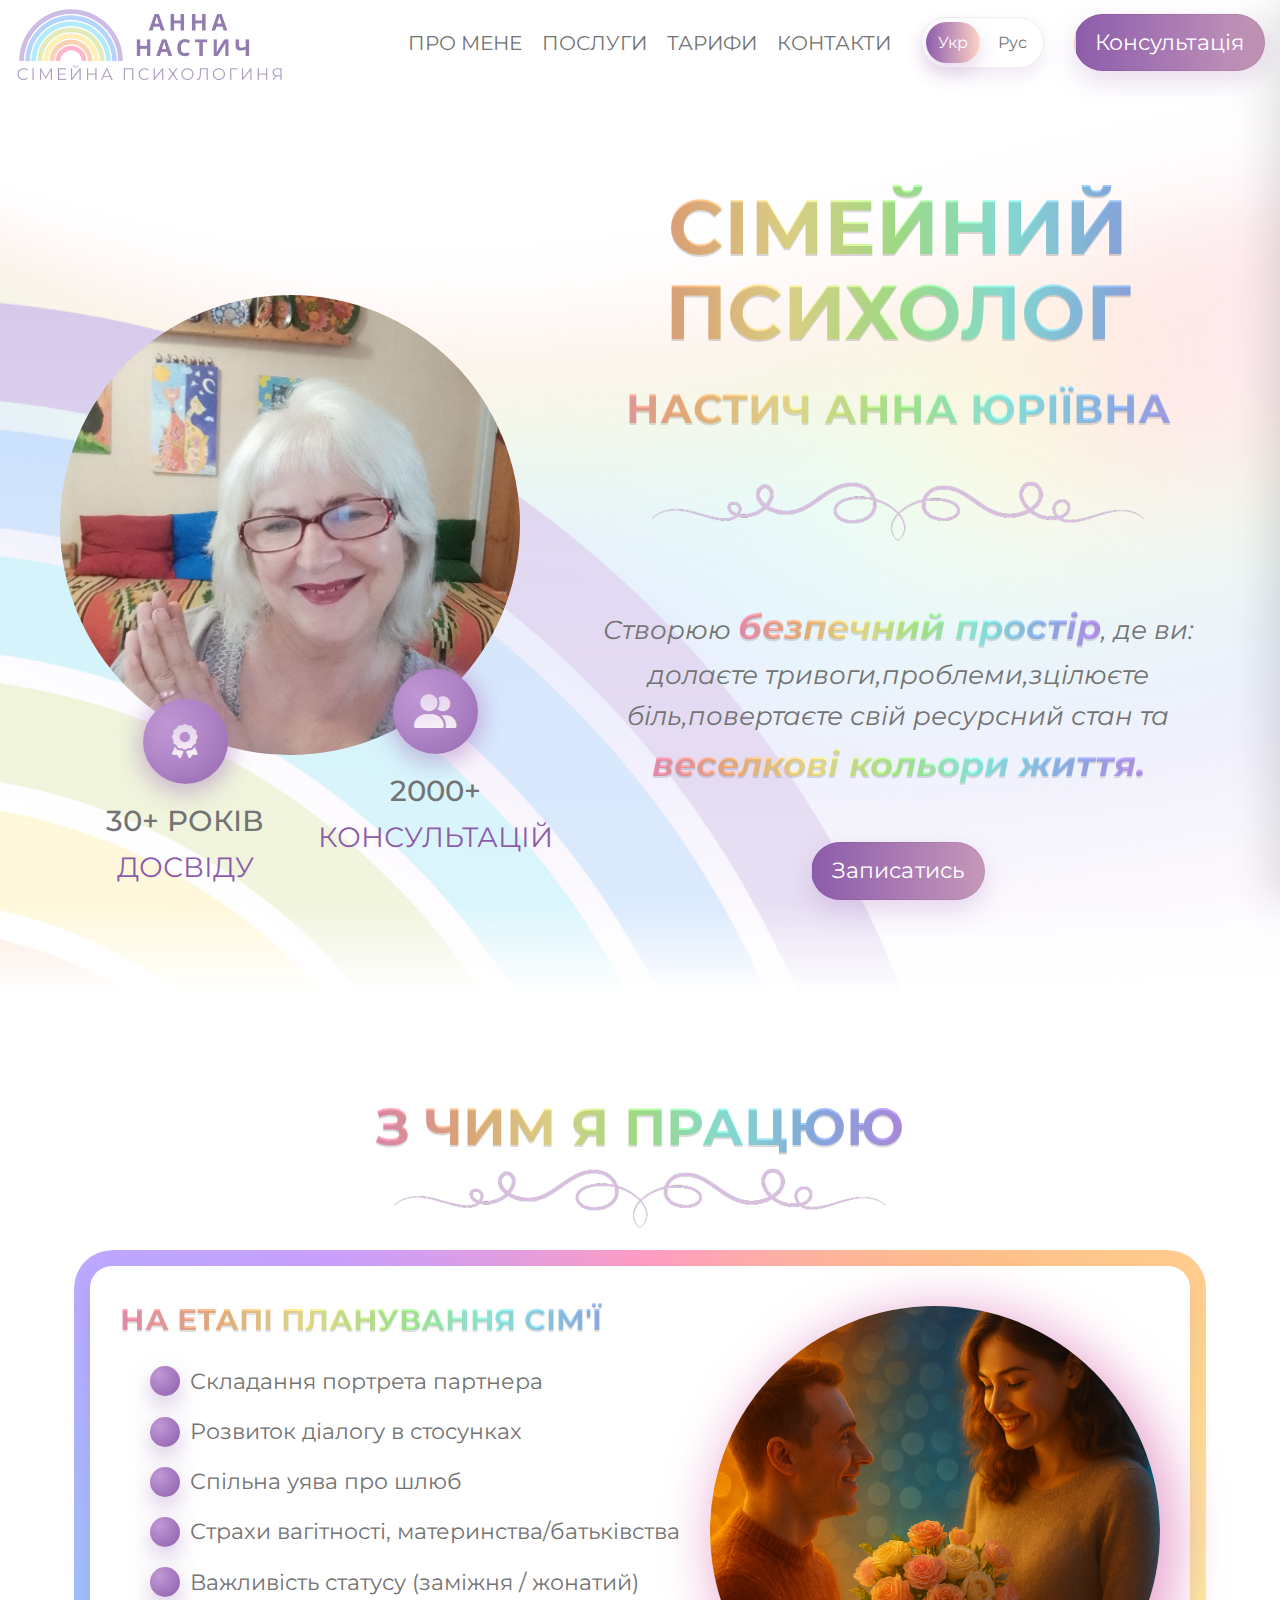
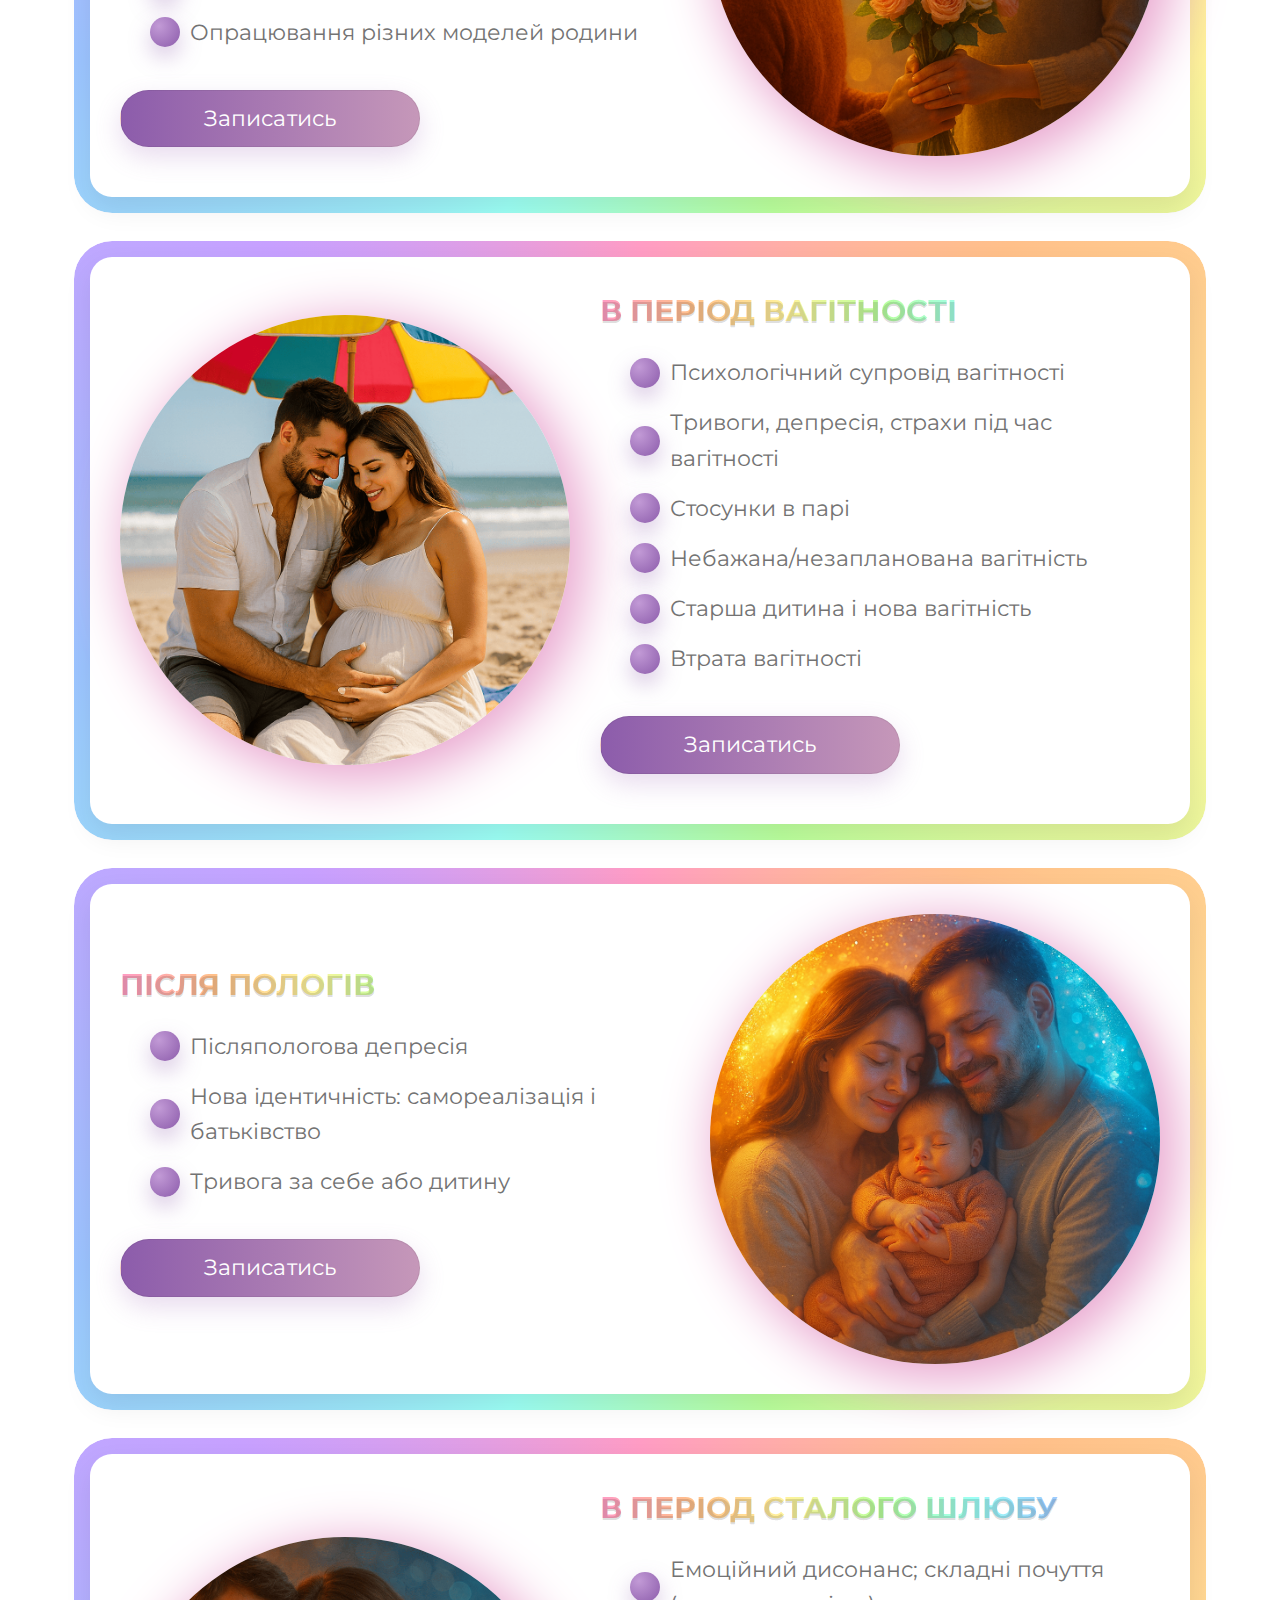
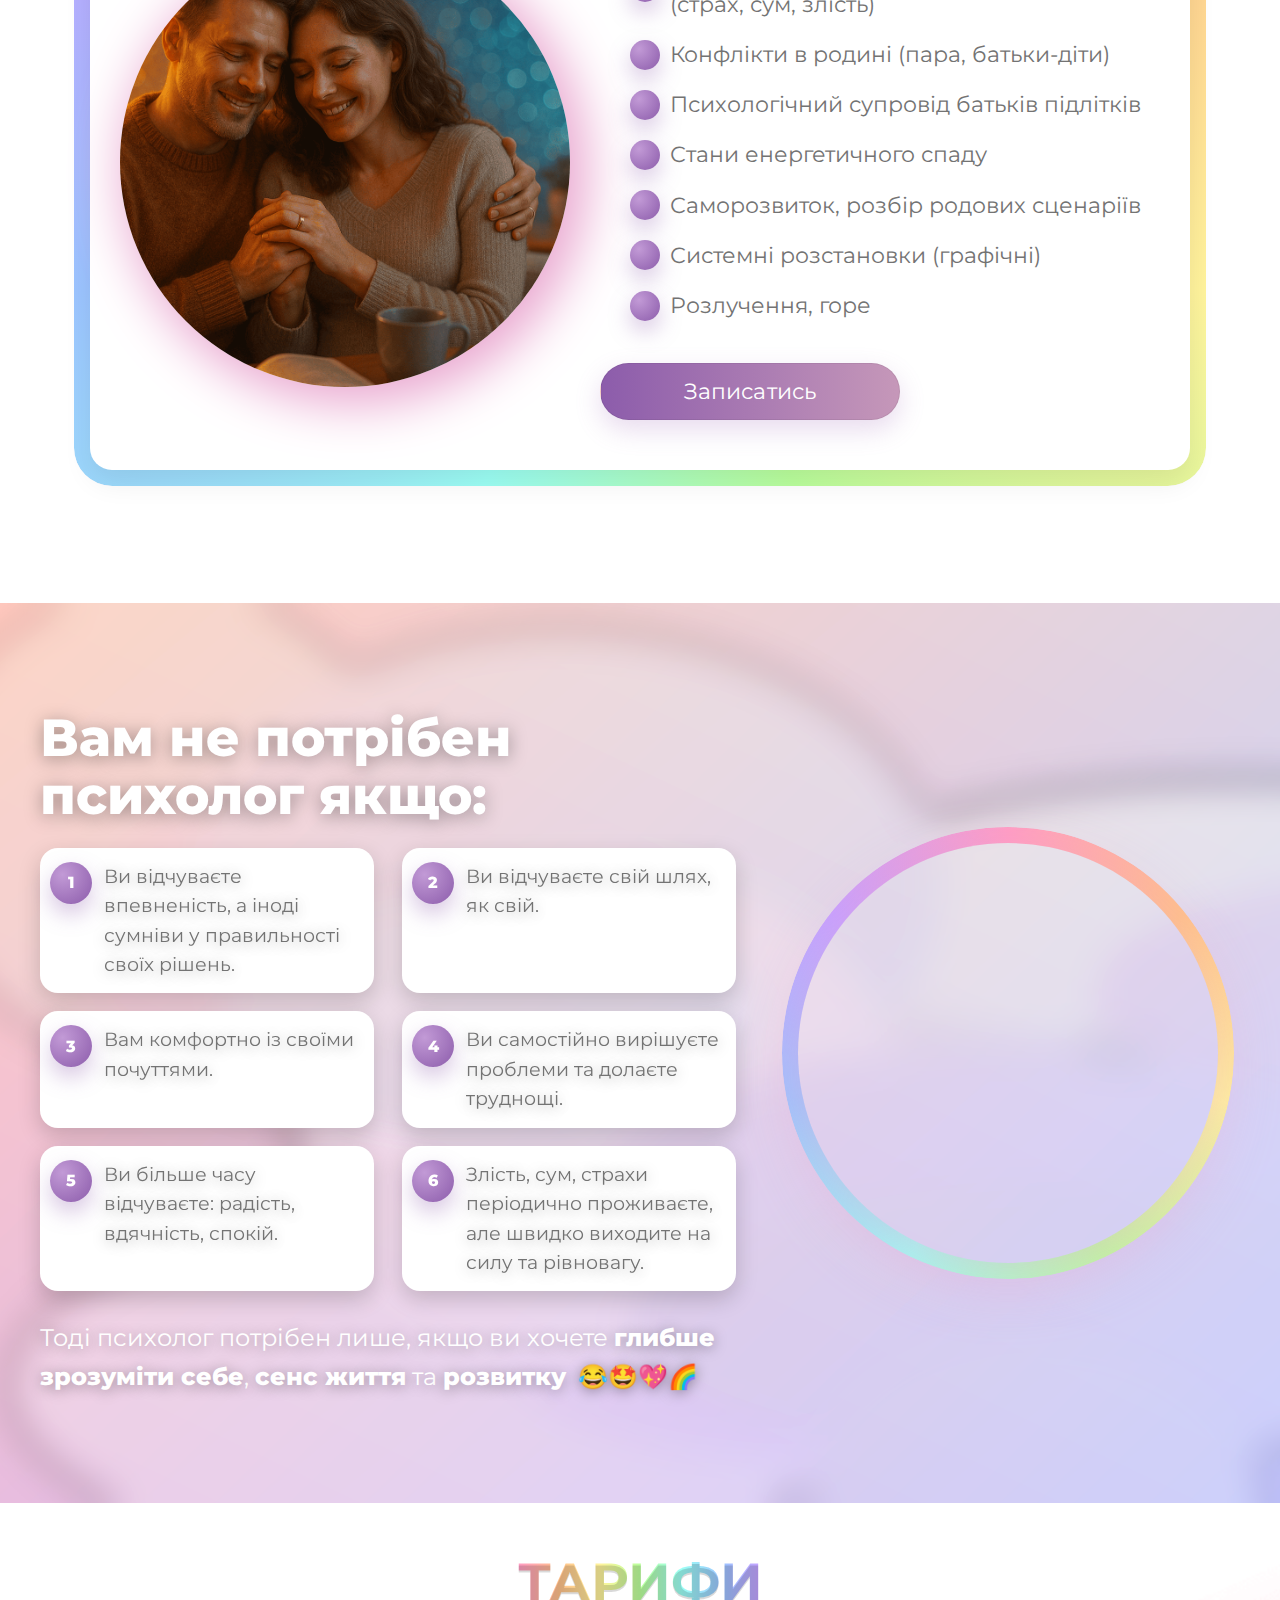
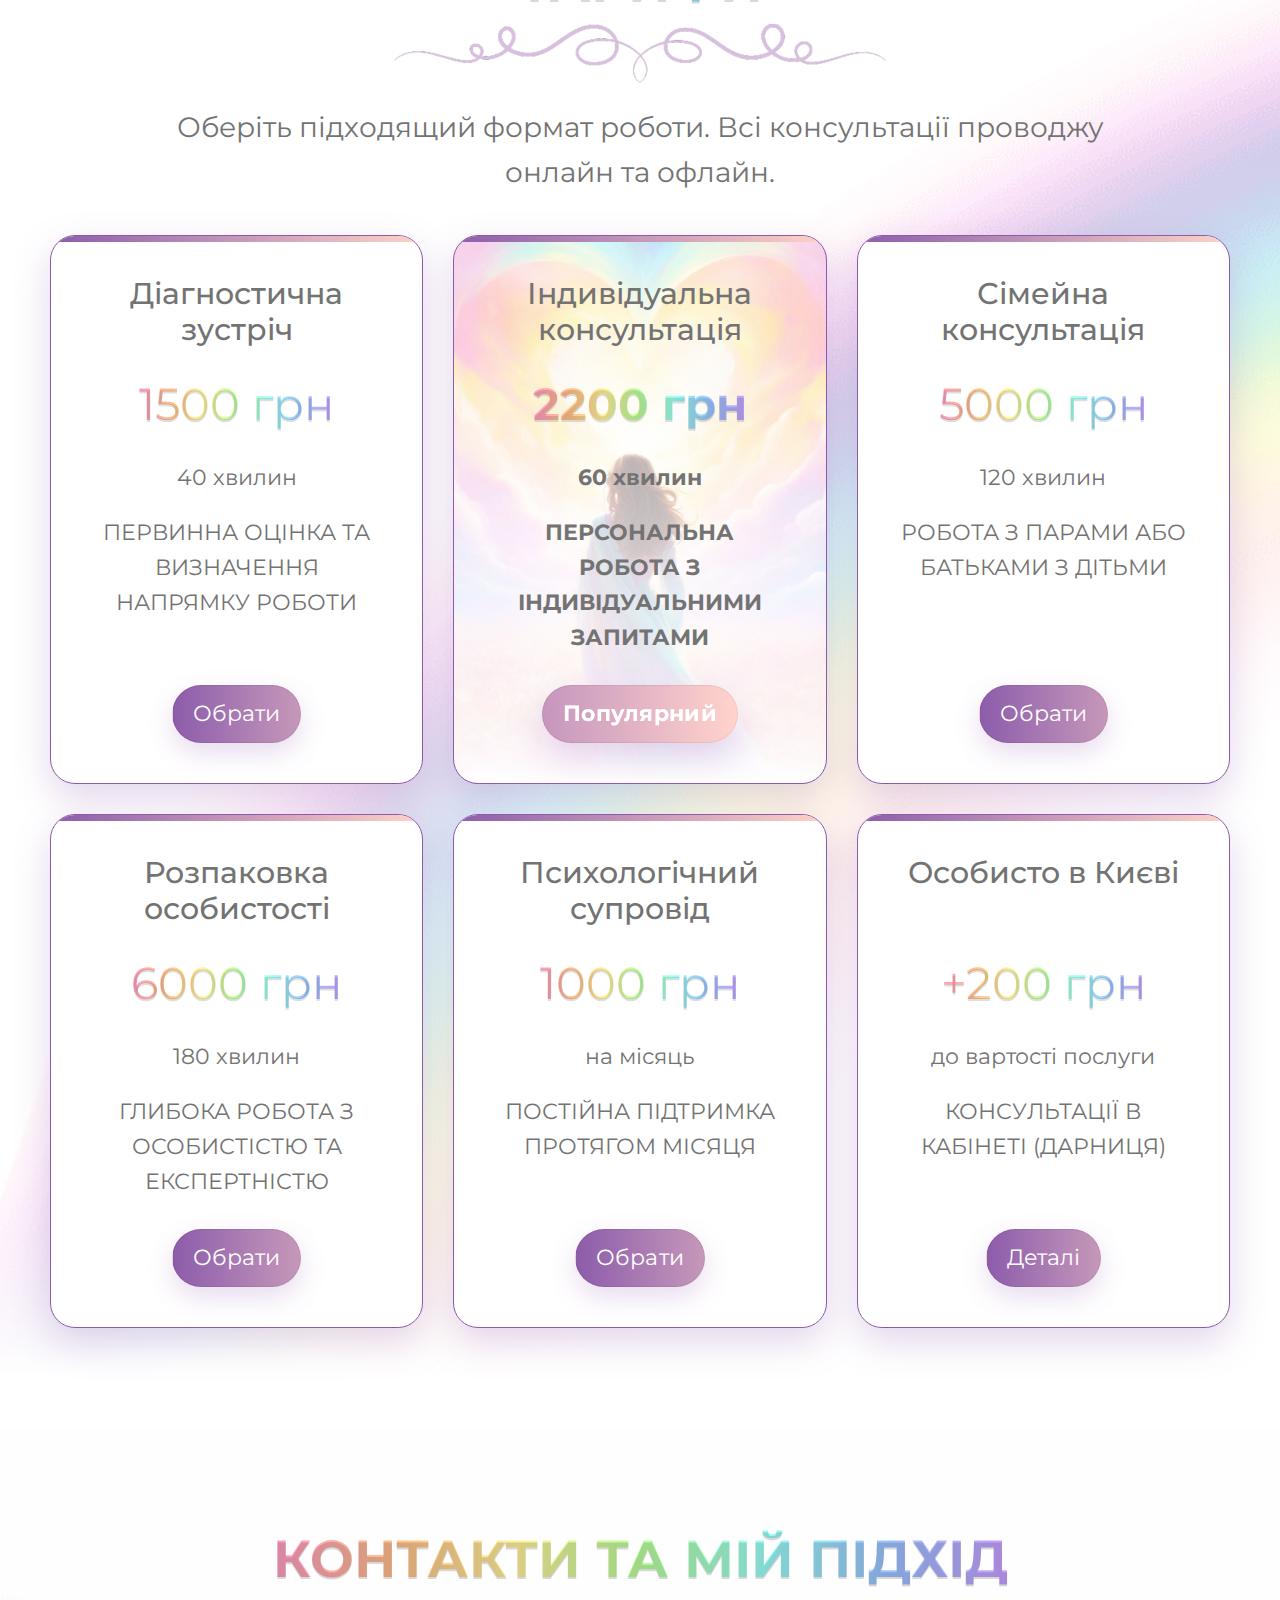
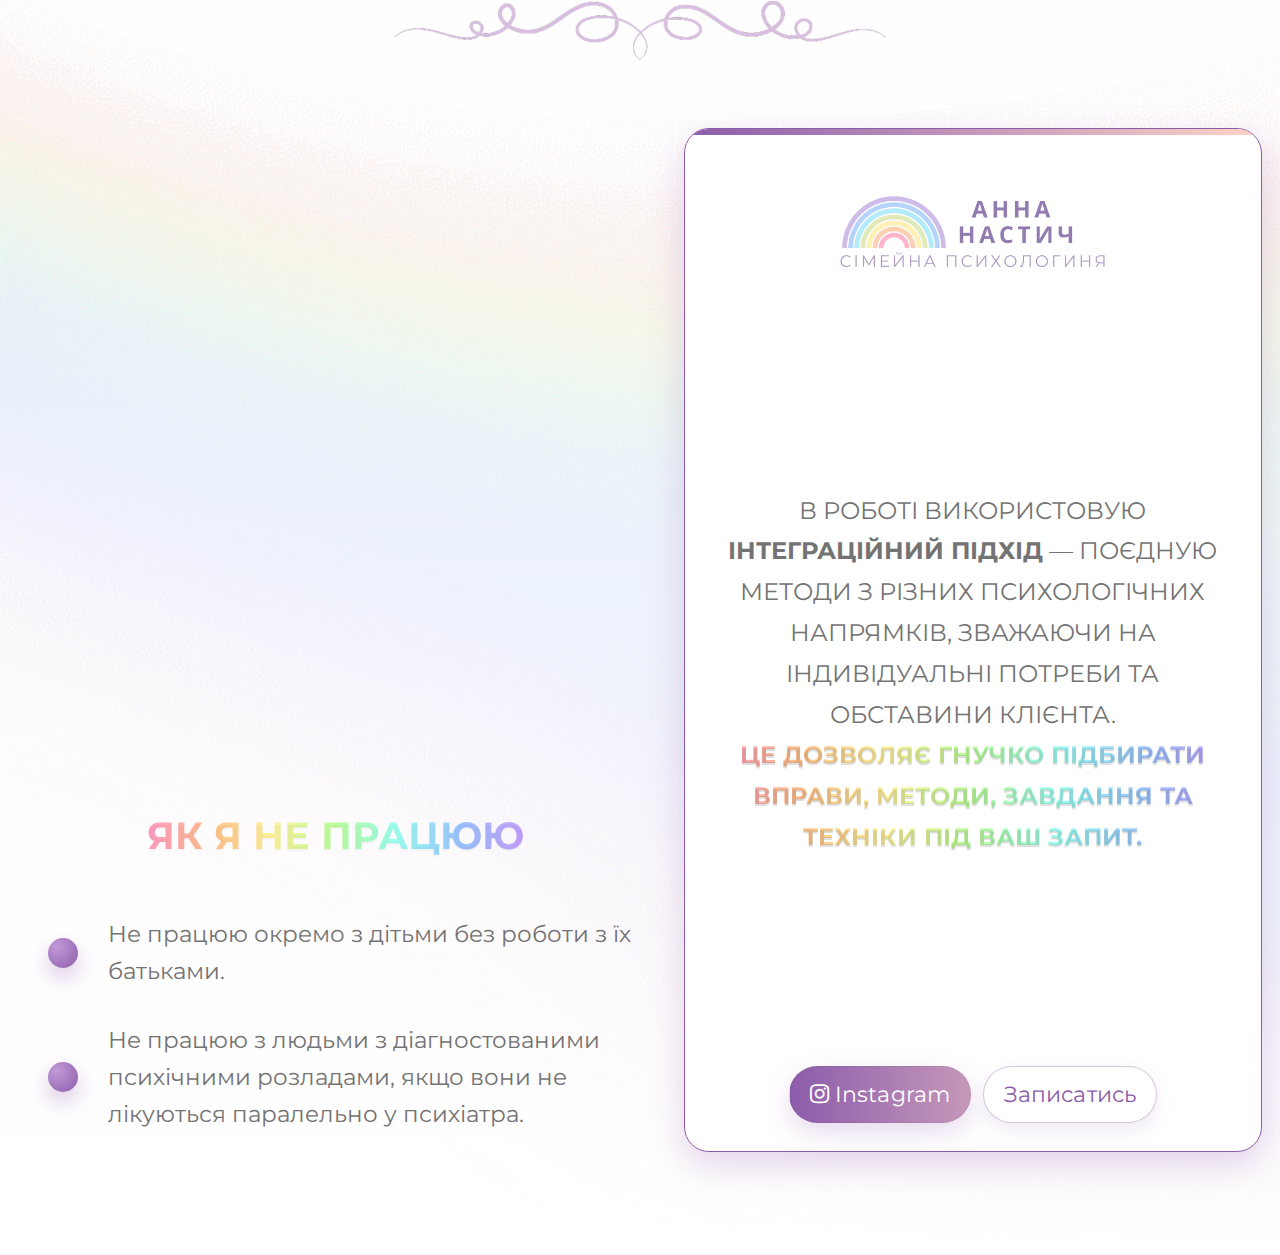
<file: index.html>
<!DOCTYPE html>
<html lang="en">

<head>
    <meta charset="UTF-8">
    <meta name="viewport" content="width=device-width, initial-scale=1.0">
    <title>Анна Юріївна Настич | Сімейний психолог</title>
    <link
        href="https://fonts.googleapis.com/css2?family=Playfair+Display:wght@400;700&family=Montserrat:wght@400;700&display=swap"
        rel="stylesheet">
    <link rel="stylesheet" href="https://cdnjs.cloudflare.com/ajax/libs/font-awesome/6.4.0/css/all.min.css">
    <link rel="stylesheet" href="style.css">
</head>

<body>
    <header>
        <div class="logo">
            <img src="images/logo.png" alt="Анна Юріївна Настич">
        </div>
        <nav>
            <ul id="nav-links">
                <li><a href="#about">Про мене</a></li>
                <li><a href="#services">Послуги</a></li>
                <li><a href="#pricing">Тарифи</a></li>
                <li><a href="#contact">Контакти</a></li>
            </ul>
            <div class="lang-switch" role="group" aria-label="Зміна мови">
                <a href="/" class="lang-btn is-active" lang="uk">Укр</a>
                <a href="/ru/" class="lang-btn" lang="ru">Рус</a>
            </div>

            <a href="https://t.me/Annapsihol" class="main-btn" target="_blank">Консультація</a>
        </nav>
        <button class="x-burger" id="x-burger" aria-label="Відкрити меню" aria-expanded="false">
            <span class="x-burger__lines"></span>
        </button>
    </header>

    <div class="x-overlay" id="x-overlay" aria-hidden="true"></div>

    <aside class="x-offcanvas" id="x-offcanvas" aria-hidden="true">
        <div class="x-offcanvas__head">
            <img src="images/logo.png" alt="Лого" class="x-offcanvas__logo">
            <button class="x-close" id="x-close" aria-label="Закрити меню">&times;</button>
        </div>
        <nav class="x-offcanvas__nav">
            <a href="#about" data-x-close>
                <span class="nav-ico"><i class="fa-solid fa-user" aria-hidden="true"></i></span>
                <span>Про мене</span>
            </a>

            <a href="#services" data-x-close>
                <span class="nav-ico"><i class="fa-solid fa-clipboard-list" aria-hidden="true"></i></span>
                <span>Послуги</span>
            </a>

            <a href="#pricing" data-x-close>
                <span class="nav-ico"><i class="fa-solid fa-tags" aria-hidden="true"></i></span>
                <span>Тарифи</span>
            </a>

            <a href="#contact" data-x-close>
                <span class="nav-ico"><i class="fa-solid fa-envelope" aria-hidden="true"></i></span>
                <span>Контакти</span>
            </a>


            <div class="lang-switch" role="group" aria-label="Зміна мови">
                <a href="/" class="lang-btn is-active" lang="uk">Укр</a>
                <a href="/ru/" class="lang-btn" lang="ru">Рус</a>
            </div>

        </nav>
        <div class="x-offcanvas__cta">
            <a href="https://t.me/Annapsihol" class="main-btn" target="_blank" data-x-close>Записатись</a>
        </div>
    </aside>

    <section id="about">
        <div class="about-container">
            <div class="about-container-info">
                <div class="about-image">
                    <img src="images/11.jpg" alt="Анна Юріївна Настич">
                </div>
                <div class="status">
                    <div class="stat">
                        <div class="stat__icon">
                            <i class="fa-solid fa-award" aria-hidden="true"></i>
                        </div>
                        <div class="stat__text">
                            <b>30+ років</b>
                            <span> досвіду</span>
                        </div>
                    </div>

                    <div class="stat">
                        <div class="stat__icon">
                            <i class="fa-solid fa-user-group" aria-hidden="true"></i>
                        </div>
                        <div class="stat__text">
                            <b>2000+</b>
                            <span>консультацій</span>
                        </div>
                    </div>
                </div>

            </div>
            <div class="about-text">
                <div>

                    <h1 class="word-rainbow">Сімейний психолог <span>Настич Анна Юріївна</span></h1>

                    <img src="images/bacl-logo.png" class="line" alt="фон">
                    <p>Створюю <span class="word-rainbow">безпечний простір</span>, де ви: долаєте
                        тривоги,проблеми,зцілюєте біль,повертаєте свій ресурсний стан та <span
                            class="word-rainbow">веселкові кольори життя.</span>
                    </p>

                </div>
                <a href="https://t.me/Annapsihol" class="main-btn" target="_blank">Записатись</a>
            </div>


        </div>
    </section>

    <section id="services" class="reveal">
        <div class="services-inner">
            <div class="title">
                <h2 class="word-rainbow">З чим я працюю</h2>
                <img src="images/bacl-logo.png" class="line" alt="фон">
            </div>

            <div class="svc-grid">
                <article class="svc-card">

                    <div>
                        <h3 class="svc-heading word-rainbow"> На етапі
                            планування сім'ї</h3>
                        <ul class="svc-list">
                            <li>Складання портрета партнера</li>
                            <li>Розвиток діалогу в стосунках</li>
                            <li>Спільна уява про шлюб</li>
                            <li>Страхи вагітності, материнства/батьківства</li>
                            <li>Важливість статусу (заміжня / жонатий)</li>
                            <li>Опрацювання різних моделей родини</li>
                        </ul>
                        <a href="https://t.me/Annapsihol" class="main-btn" target="_blank">Записатись</a>
                    </div>
                    <img src="images/services1.png" alt="Планування сім'ї — підготовка до стосунків та шлюбу">

                </article>

                <article class="svc-card">
                    <img src="images/services2.png" alt="Психологічний супровід вагітності">
                    <div>
                        <h3 class="svc-heading word-rainbow">В період вагітності</h3>
                        <ul class="svc-list">
                            <li>Психологічний супровід вагітності</li>
                            <li>Тривоги, депресія, страхи під час вагітності</li>
                            <li>Стосунки в парі</li>
                            <li>Небажана/незапланована вагітність</li>
                            <li>Старша дитина і нова вагітність</li>
                            <li>Втрата вагітності</li>
                        </ul>
                        <a href="https://t.me/Annapsihol" class="main-btn" target="_blank">Записатись</a>
                    </div>

                </article>


                <article class="svc-card">

                    <div>
                        <h3 class="svc-heading word-rainbow">Після пологів</h3>
                        <ul class="svc-list">
                            <li>Післяпологова депресія</li>
                            <li>Нова ідентичність: самореалізація і батьківство</li>
                            <li>Тривога за себе або дитину</li>
                        </ul>
                        <a href="https://t.me/Annapsihol" class="main-btn" target="_blank">Записатись</a>
                    </div>
                    <img src="images/services3.png" alt="Післяпологовий період і підтримка">
                </article>


                <article class="svc-card">
                    <img src="images/services4.png" alt="Сімейна терапія, конфлікти, розлучення">
                    <div>
                        <h3 class="svc-heading word-rainbow"> В період сталого шлюбу</h3>
                        <ul class="svc-list">
                            <li>Емоційний дисонанс; складні почуття (страх, сум, злість)</li>
                            <li>Конфлікти в родині (пара, батьки-діти)</li>
                            <li>Психологічний супровід батьків підлітків</li>
                            <li>Стани енергетичного спаду</li>
                            <li>Саморозвиток, розбір родових сценаріїв</li>
                            <li>Системні розстановки (графічні)</li>
                            <li>Розлучення, горе</li>
                        </ul>
                        <a href="https://t.me/Annapsihol" class="main-btn" target="_blank">Записатись</a>
                    </div>

                </article>
            </div>

        </div>
    </section>

    <section id="why" class="why-section reveal">

        <div class=" why-inner">
            <div class="why-content">
                <h2 id="why-title">Вам не потрібен психолог якщо:</h2>

                <ol class="why-list">
                    <li class="why-point">
                        <span class="why-num">1</span>
                        <span class="why-text">Ви відчуваєте впевненість, а іноді сумніви у правильності своїх
                            рішень.</span>
                    </li>
                    <li class="why-point">
                        <span class="why-num">2</span>
                        <span class="why-text">Ви відчуваєте свій шлях, як свій.</span>
                    </li>
                    <li class="why-point">
                        <span class="why-num">3</span>
                        <span class="why-text">Вам комфортно із своїми почуттями.</span>
                    </li>
                    <li class="why-point">
                        <span class="why-num">4</span>
                        <span class="why-text">Ви самостійно вирішуєте проблеми та долаєте труднощі.</span>
                    </li>
                    <li class="why-point">
                        <span class="why-num">5</span>
                        <span class="why-text">Ви більше часу відчуваєте: радість, вдячність, спокій.</span>
                    </li>
                    <li class="why-point">
                        <span class="why-num">6</span>
                        <span class="why-text">Злість, сум, страхи періодично проживаєте, але швидко виходите на силу та
                            рівновагу.</span>
                    </li>
                </ol>

                <p class="why-conclusion">
                    Тоді психолог потрібен лише, якщо ви хочете <b>глибше зрозуміти себе</b>,
                    <b>сенс життя</b> та <b>розвитку</b>
                    <span class="why-emoji">😂🤩💖🌈</span>
                </p>
            </div>

            <aside class="why-side">
                <figure class="why-portrait">
                    <img src="images/owner.jpeg" alt="Анна Юріївна Настич — сімейний психолог" loading="lazy">
                </figure>
            </aside>
        </div>
    </section>


    <section id="pricing" class="reveal">
        <div class="pricing-inner">
            <div class="title">
                <h2 class="word-rainbow">Тарифи</h2>
                <img src="images/bacl-logo.png" class="line" alt="фон">
            </div>


            <p class="pricing-intro">
                Оберіть підходящий формат роботи. Всі консультації проводжу онлайн та офлайн.
            </p>

            <div class="pricing-grid">
                <div class="price-card">
                    <div>
                        <h3>Діагностична зустріч</h3>
                        <div class="price word-rainbow">1500 грн</div>
                        <div class="duration">40 хвилин</div>
                        <p>Первинна оцінка та визначення напрямку роботи</p>
                    </div>

                    <a href="https://t.me/Annapsihol" class="main-btn" target="_blank">Обрати</a>

                </div>

                <div class="price-card popular">
                    <div>
                        <h3>Індивідуальна консультація</h3>
                        <div class="price word-rainbow">2200 грн</div>
                        <div class="duration">60 хвилин</div>
                        <p>Персональна робота з індивідуальними запитами</p>
                    </div>
                    <a href="https://t.me/Annapsihol" class="main-btn" target="_blank">Популярний</a>
                </div>

                <div class="price-card">
                    <div>
                        <h3>Сімейна консультація</h3>
                        <div class="price word-rainbow">5000 грн</div>
                        <div class="duration">120 хвилин</div>
                        <p>Робота з парами або батьками з дітьми</p>
                    </div>

                    <a href="https://t.me/Annapsihol" class="main-btn" target="_blank">Обрати</a>
                </div>

                <div class="price-card">
                    <div>
                        <h3>Розпаковка особистості</h3>
                        <div class="price word-rainbow">6000 грн</div>
                        <div class="duration">180 хвилин</div>
                        <p>Глибока робота з особистістю та експертністю</p>
                    </div>

                    <a href="https://t.me/Annapsihol" class="main-btn" target="_blank">Обрати</a>
                </div>

                <div class="price-card">
                    <div>
                        <h3>Психологічний супровід</h3>
                        <div class="price word-rainbow">1000 грн</div>
                        <div class="duration">на місяць</div>
                        <p>Постійна підтримка протягом місяця</p>
                    </div>

                    <a href="https://t.me/Annapsihol" class="main-btn" target="_blank">Обрати</a>
                </div>

                <div class="price-card">
                    <div>
                        <h3>Особисто в Києві</h3>
                        <div class="price word-rainbow">+200 грн</div>
                        <div class="duration">до вартості послуги</div>
                        <p>Консультації в кабінеті (Дарниця)</p>
                    </div>

                    <a href="https://t.me/Annapsihol" class="main-btn" target="_blank">Деталі</a>
                </div>
            </div>
        </div>
    </section>
    <section id="contact" class="contact-section reveal">
        <div class="contact-inner">
            <div class="title">
                <h2 class="word-rainbow">Контакти та мій підхід</h2>
                <img src="images/bacl-logo.png" class="line" alt="фон">
            </div>

            <div class="contact-grid">

                <article class="price-card rules-card">
                    <div class="rules-media">

                        <img src="images/contacts.jpg" alt="Ілюстрація: сімʼя" loading="lazy">
                    </div>
                    <div class="rules-text">
                        <h3 class="word-rainbow">Як я не працюю</h3>
                        <ul class="svc-list">
                            <li>Не працюю окремо з дітьми без роботи з їх батьками.</li>
                            <li>Не працюю з людьми з діагностованими психічними розладами, якщо вони не лікуються
                                паралельно
                                у психіатра.</li>
                        </ul>
                    </div>
                </article>

                <article class="price-card contact-card">
                    <div class="logo logo--small">
                        <img src="images/logo.png" alt="Анна Юріївна Настич">
                    </div>

                    <p class="contact-text">
                        В роботі використовую <b>інтеграційний підхід</b> — поєдную методи з різних
                        психологічних напрямків, зважаючи на індивідуальні потреби та обставини клієнта.
                        <span class="word-rainbow">Це дозволяє гнучко підбирати вправи, методи, завдання та техніки під
                            ваш
                            запит.</span>
                    </p>

                    <div class="contact-actions">
                        <a href="https://www.instagram.com/nastich.anna" class="main-btn" target="_blank"
                            rel="noopener">
                            <i class="fab fa-instagram" aria-hidden="true"></i> Instagram
                        </a>
                        <a href="https://t.me/Annapsihol" target="_blank" class="main-btn btn-outline">
                            Записатись
                        </a>
                    </div>
                </article>

            </div>
        </div>
    </section>




    <script>
        (function () {
            const burger = document.getElementById('x-burger');
            const panel = document.getElementById('x-offcanvas');
            const overlay = document.getElementById('x-overlay');
            const close = document.getElementById('x-close');

            const openMenu = () => {
                document.body.classList.add('x-menu-open');
                panel.classList.add('is-open');
                overlay.classList.add('is-open');
                burger.classList.add('is-active');
                burger.setAttribute('aria-expanded', 'true');
                panel.setAttribute('aria-hidden', 'false');
                overlay.setAttribute('aria-hidden', 'false');
            };
            const closeMenu = () => {
                document.body.classList.remove('x-menu-open');
                panel.classList.remove('is-open');
                overlay.classList.remove('is-open');
                burger.classList.remove('is-active');
                burger.setAttribute('aria-expanded', 'false');
                panel.setAttribute('aria-hidden', 'true');
                overlay.setAttribute('aria-hidden', 'true');
            };

            if (burger) { burger.addEventListener('click', () => panel.classList.contains('is-open') ? closeMenu() : openMenu()); }
            if (close) { close.addEventListener('click', closeMenu); }
            if (overlay) { overlay.addEventListener('click', closeMenu); }


            document.querySelectorAll('[data-x-close]').forEach(a => {
                a.addEventListener('click', closeMenu);
            });


            window.addEventListener('keydown', (e) => {
                if (e.key === 'Escape' && panel.classList.contains('is-open')) closeMenu();
            });
        })();
    </script>


</body>

</html>
</file>
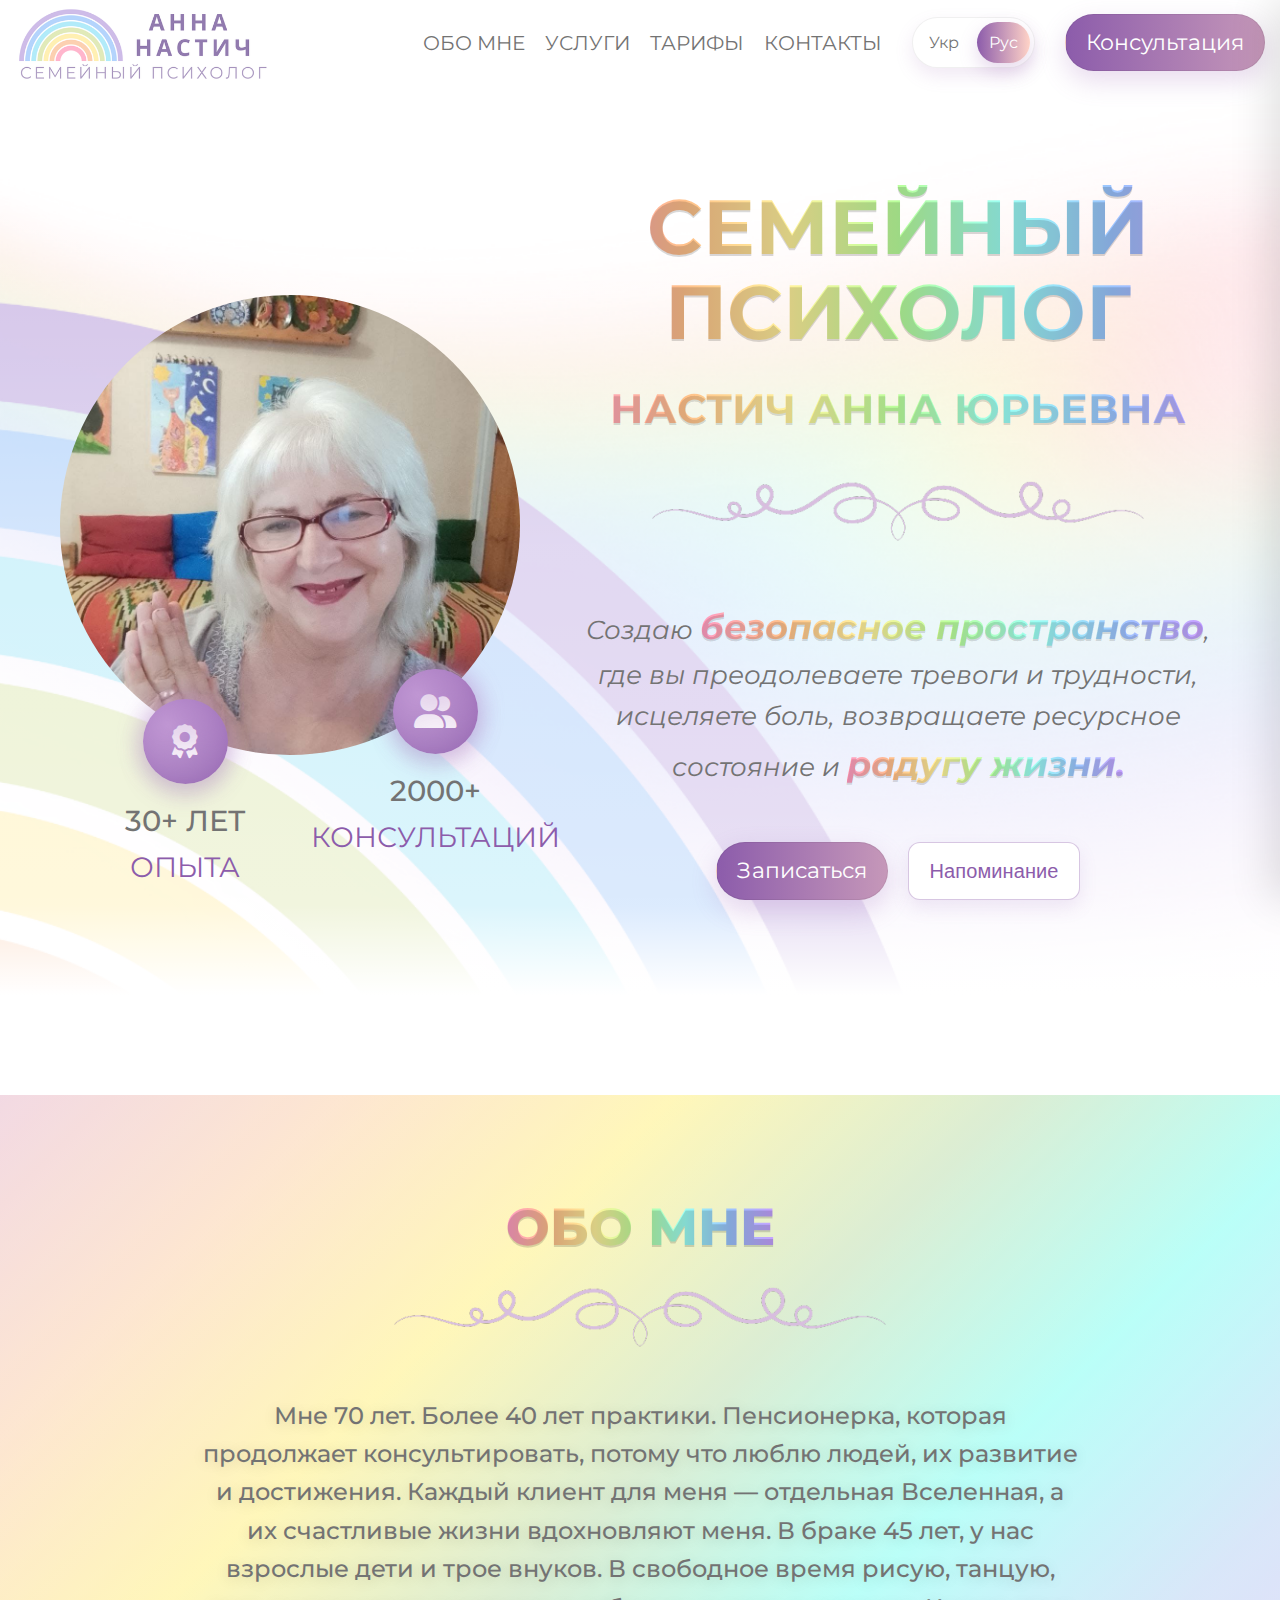
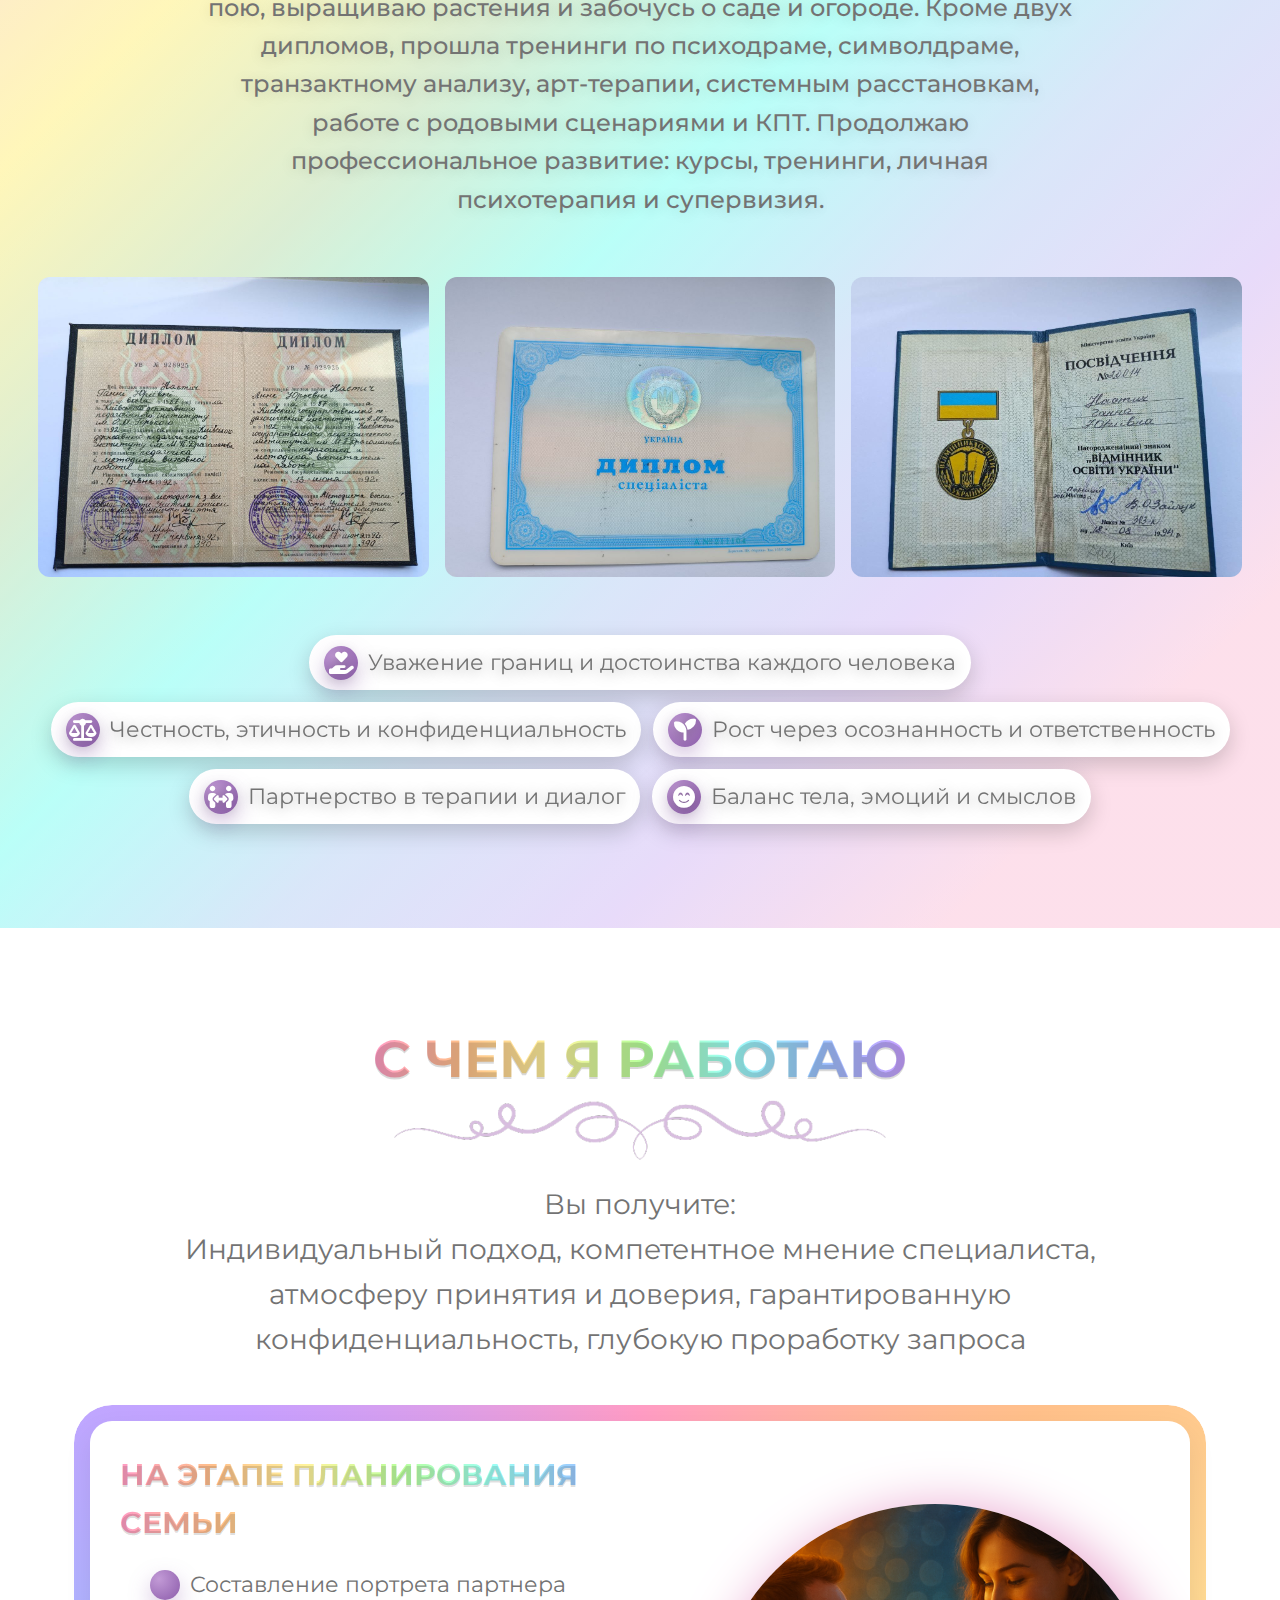
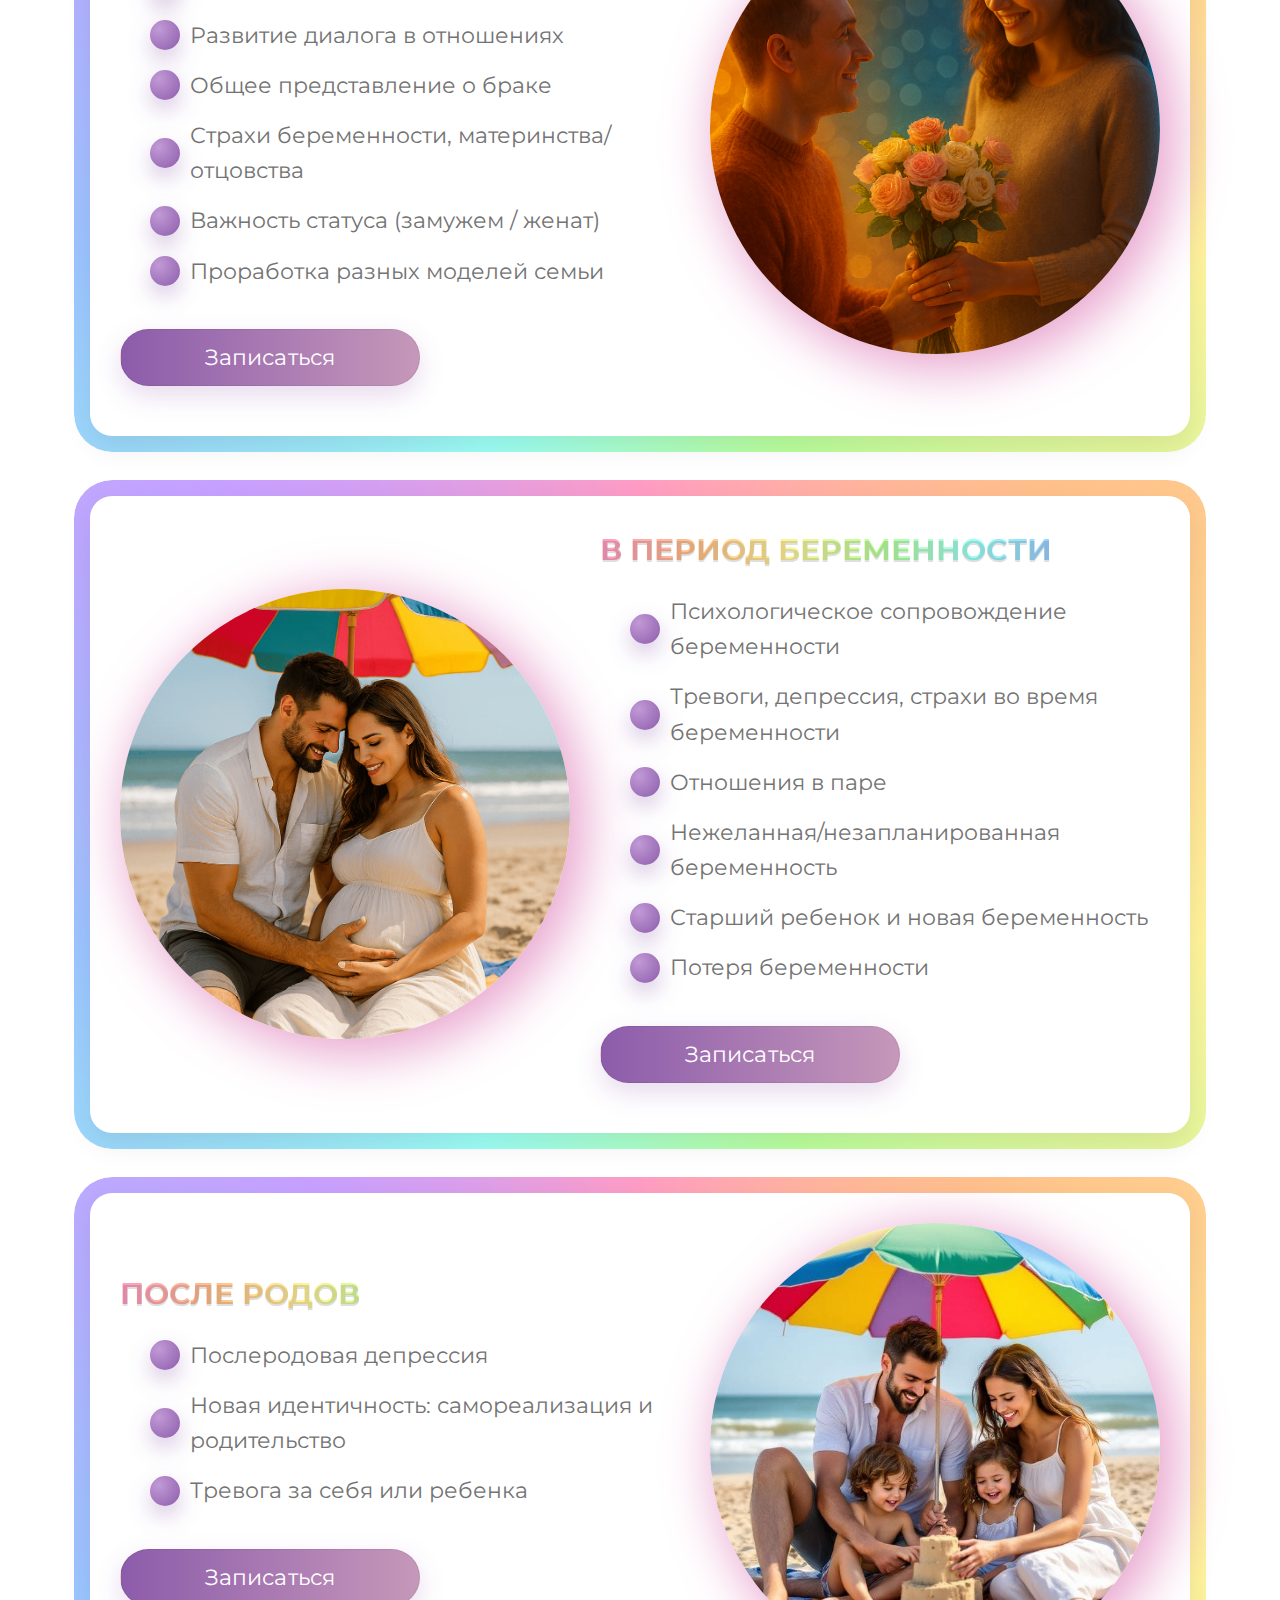
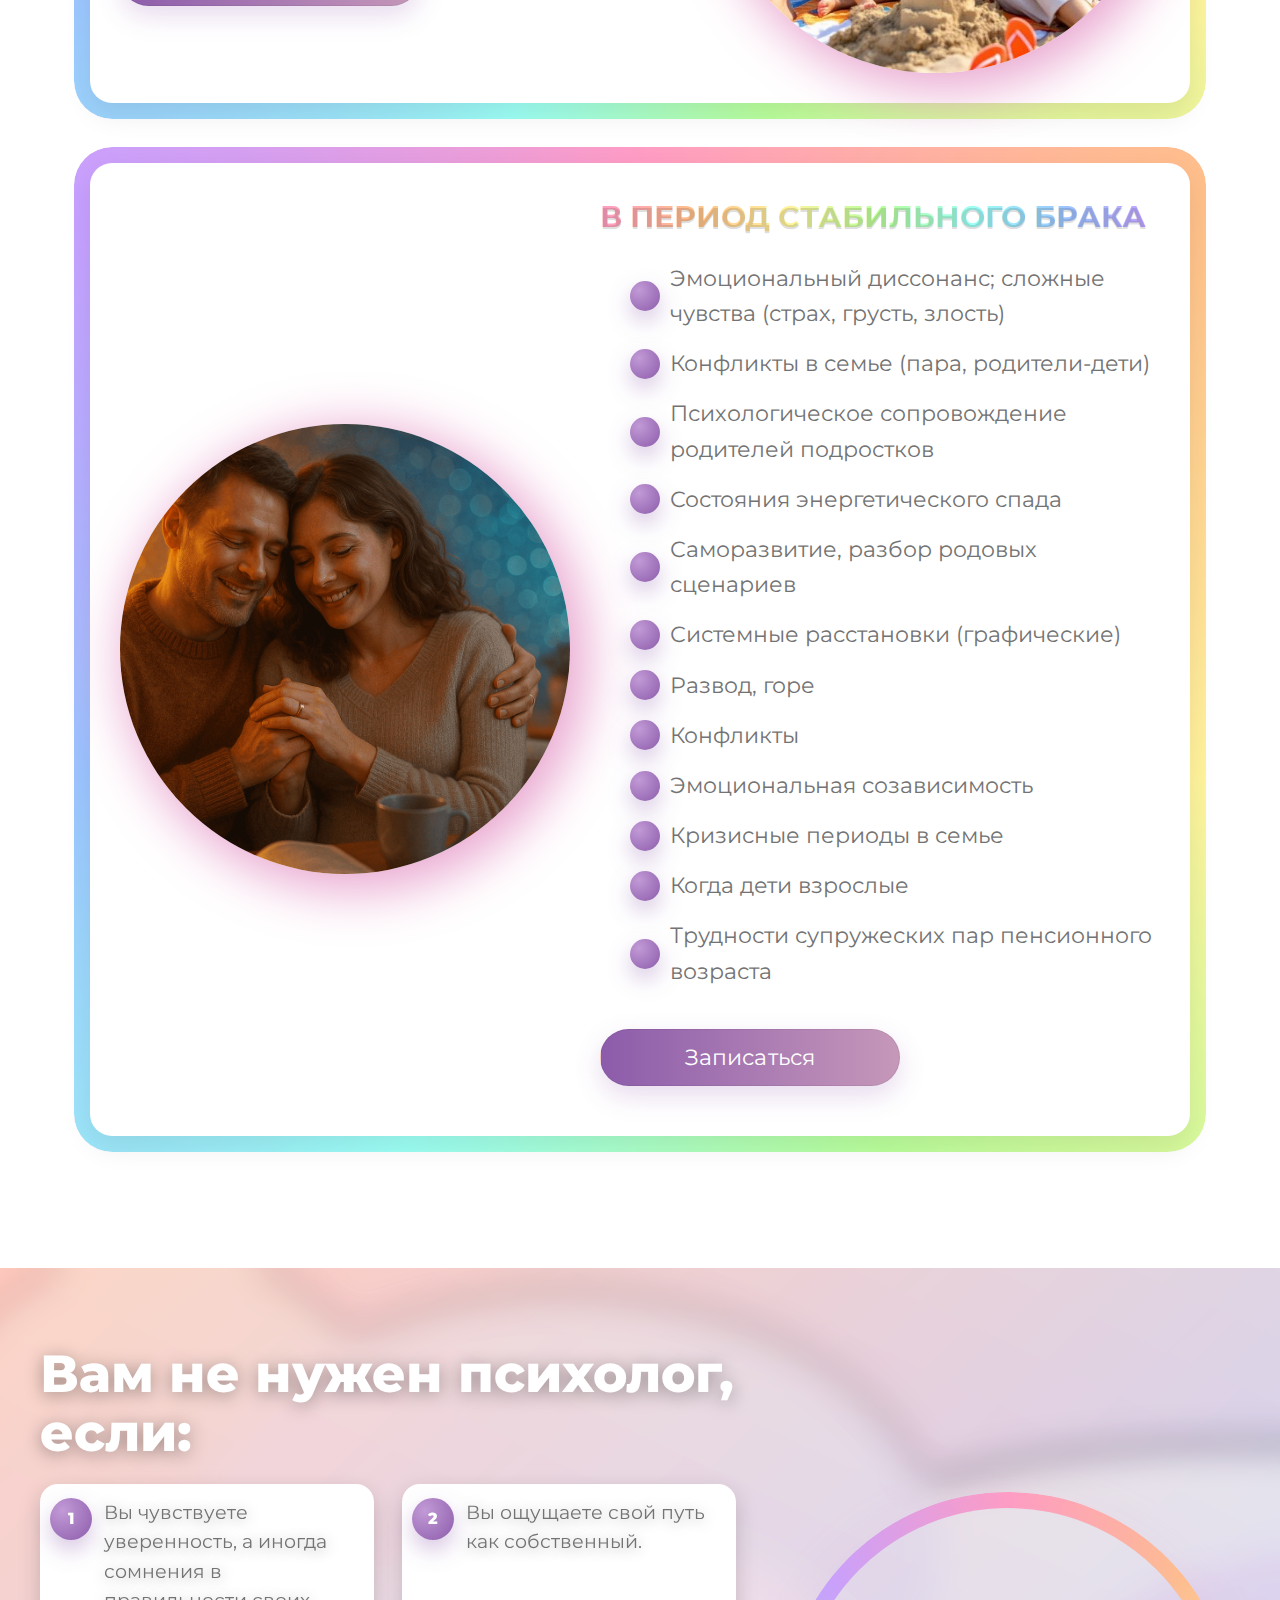
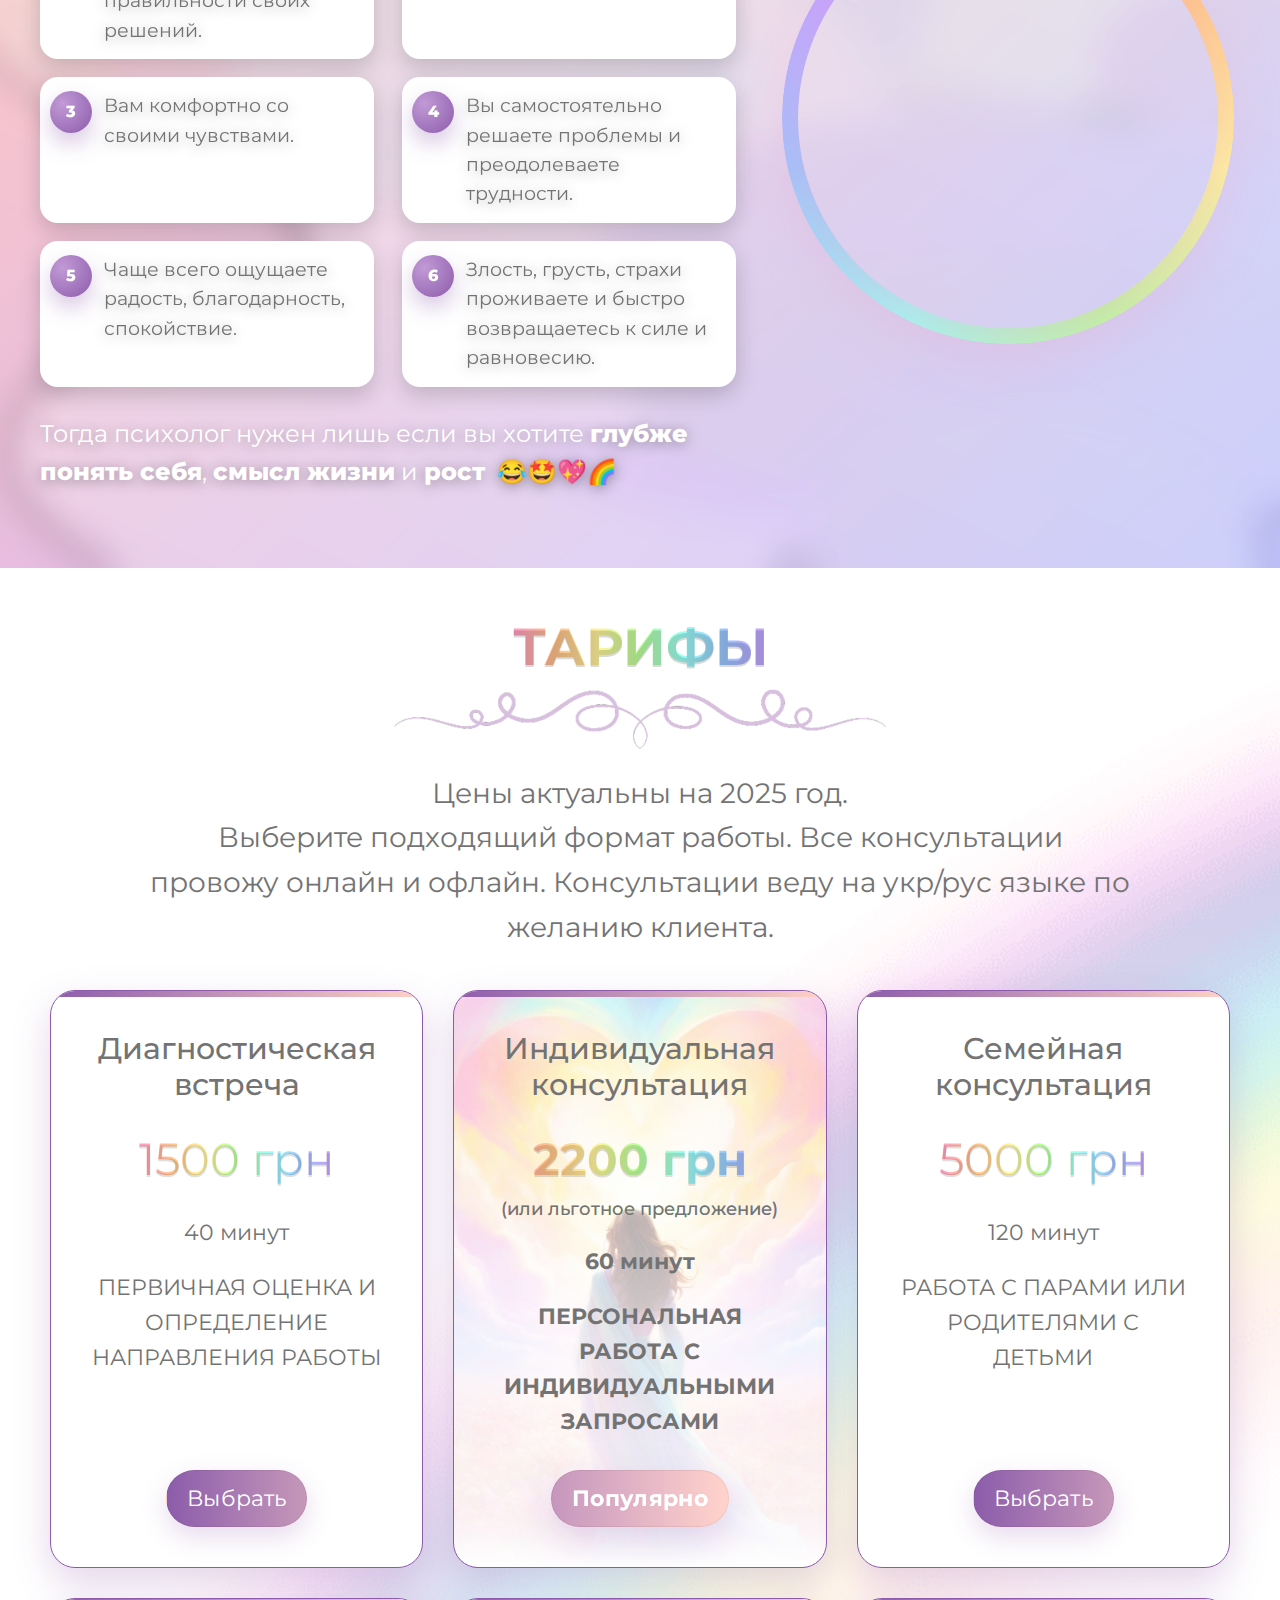
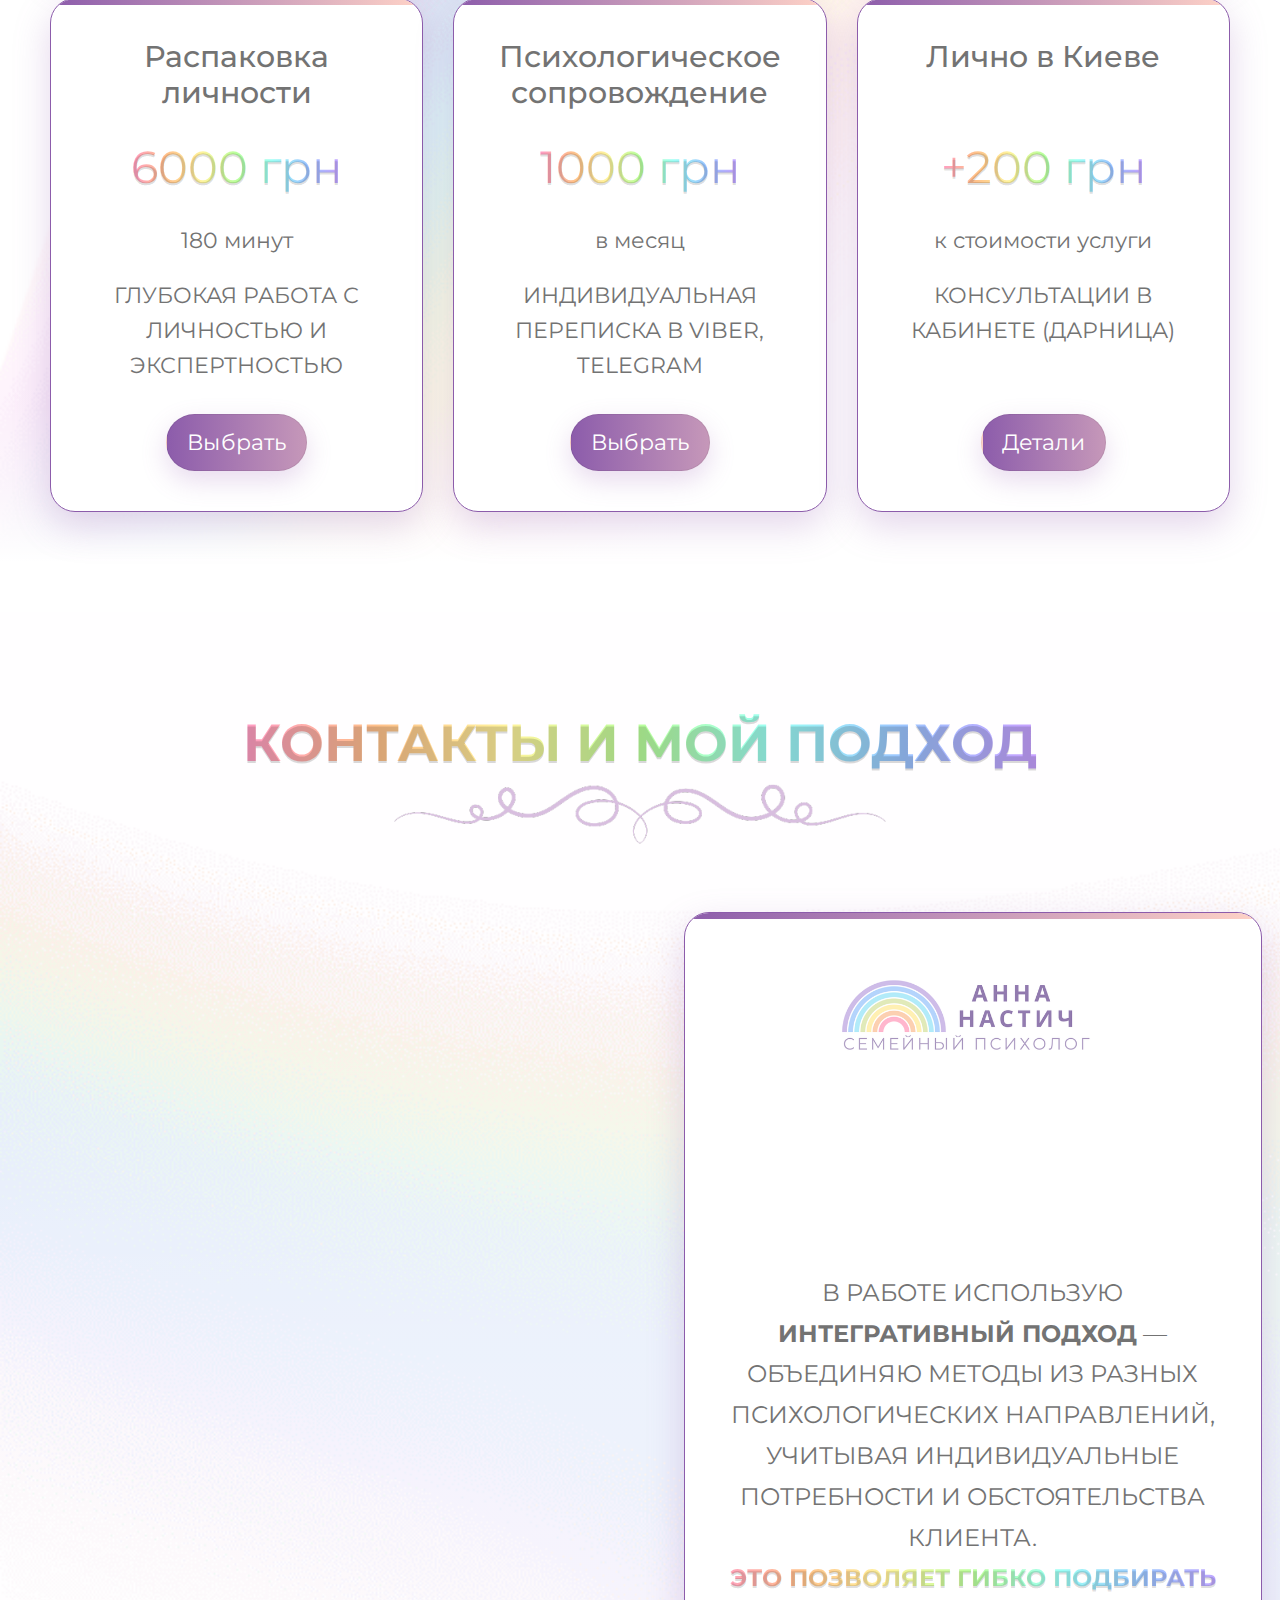
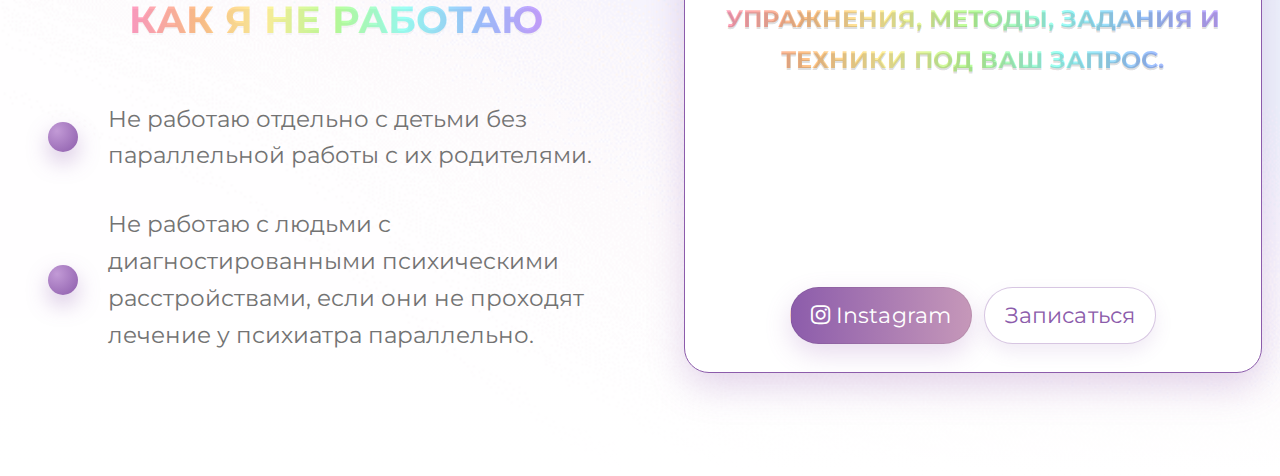
<file: ru.html>
<!DOCTYPE html>
<html lang="ru">

<head>
    <meta charset="UTF-8">
    <meta name="viewport" content="width=device-width, initial-scale=1.0">
    <title>Анна Юрьевна Настич | Семейный психолог</title>
    <link
        href="https://fonts.googleapis.com/css2?family=Playfair+Display:wght@400;700&family=Montserrat:wght@400;700&display=swap"
        rel="stylesheet">
    <link rel="stylesheet" href="https://cdnjs.cloudflare.com/ajax/libs/font-awesome/6.4.0/css/all.min.css">
    <link rel="stylesheet" href="style.css">
</head>

<body>
    <header>
        <div class="logo">
            <img src="images/logo_ru.png" alt="Анна Юрьевна Настич">
        </div>
        <nav>
            <ul id="nav-links">
                <li><a href="#about-me">Обо мне</a></li>
                <li><a href="#services">Услуги</a></li>
                <li><a href="#pricing">Тарифы</a></li>
                <li><a href="#contact">Контакты</a></li>
            </ul>
            <div class="lang-switch" role="group" aria-label="Смена языка">
                <a href="index.html" class="lang-btn" lang="uk">Укр</a>
                <a href="/ru/" class="lang-btn is-active" lang="ru">Рус</a>
            </div>

            <a href="https://t.me/Annapsihol" class="main-btn" target="_blank">Консультация</a>
        </nav>
        <button class="x-burger" id="x-burger" aria-label="Открыть меню" aria-expanded="false">
            <span class="x-burger__lines"></span>
        </button>
    </header>

    <div class="x-overlay" id="x-overlay" aria-hidden="true"></div>

    <aside class="x-offcanvas" id="x-offcanvas" aria-hidden="true">
        <div class="x-offcanvas__head">
            <img src="images/logo_ru.png" alt="Лого" class="x-offcanvas__logo">
            <button class="x-close" id="x-close" aria-label="Закрыть меню">&times;</button>
        </div>
        <nav class="x-offcanvas__nav">
            <a href="#about-me" data-x-close>
                <span class="nav-ico"><i class="fa-solid fa-user" aria-hidden="true"></i></span>
                <span>Обо мне</span>
            </a>

            <a href="#services" data-x-close>
                <span class="nav-ico"><i class="fa-solid fa-clipboard-list" aria-hidden="true"></i></span>
                <span>Услуги</span>
            </a>

            <a href="#pricing" data-x-close>
                <span class="nav-ico"><i class="fa-solid fa-tags" aria-hidden="true"></i></span>
                <span>Тарифы</span>
            </a>

            <a href="#contact" data-x-close>
                <span class="nav-ico"><i class="fa-solid fa-envelope" aria-hidden="true"></i></span>
                <span>Контакты</span>
            </a>

            <div class="lang-switch" role="group" aria-label="Смена языка">
                <a href="/" class="lang-btn" lang="uk">Укр</a>
                <a href="/ru/" class="lang-btn is-active" lang="ru">Рус</a>
            </div>

        </nav>
        <div class="x-offcanvas__cta">
            <a href="https://t.me/Annapsihol" class="main-btn" target="_blank" data-x-close>Записаться</a>
        </div>
    </aside>

    <section id="about">
        <div class="about-container">
            <div class="about-container-info">
                <div class="about-image">
                    <img src="images/11.jpg" alt="Анна Юрьевна Настич">
                </div>
                <div class="status">
                    <div class="stat">
                        <div class="stat__icon">
                            <i class="fa-solid fa-award" aria-hidden="true"></i>
                        </div>
                        <div class="stat__text">
                            <b>30+ лет</b>
                            <span>опыта</span>
                        </div>
                    </div>

                    <div class="stat">
                        <div class="stat__icon">
                            <i class="fa-solid fa-user-group" aria-hidden="true"></i>
                        </div>
                        <div class="stat__text">
                            <b>2000+</b>
                            <span>консультаций</span>
                        </div>
                    </div>
                </div>

            </div>
            <div class="about-text">
                <div>

                    <h1 class="word-rainbow">Семейный психолог <span>Настич Анна Юрьевна</span></h1>

                    <img src="images/bacl-logo.png" class="line" alt="фон">
                    <p>Создаю <span class="word-rainbow">безопасное пространство</span>, где вы преодолеваете тревоги и
                        трудности, исцеляете боль, возвращаете ресурсное состояние и <span class="word-rainbow">радугу
                            жизни.</span>
                    </p>

                </div>
                <div class="hero-actions">
                    <a href="https://t.me/Annapsihol" class="main-btn" target="_blank">Записаться</a>
                    <button type="button" class="main-btn btn-outline" data-modal-open="#memo-modal">
                        Напоминание</button>
                </div>
            </div>


        </div>
    </section>
    <section id="about-me" class="bio-hero">
        <div class="bio-hero-inner">
            <div class="title">
                <h2 class="word-rainbow">Обо мне</h2>
                <img src="images/bacl-logo.png" class="line" alt="фон">
            </div>
            <p class="pricing-intro">Мне 70 лет. Более 40 лет практики. Пенсионерка, которая продолжает консультировать,
                потому что люблю людей, их развитие и достижения. Каждый клиент для меня — отдельная Вселенная, а их
                счастливые жизни вдохновляют меня.
                В браке 45 лет, у нас взрослые дети и трое внуков.
                В свободное время рисую, танцую, пою, выращиваю растения и забочусь о саде и огороде.
                Кроме двух дипломов, прошла тренинги по психодраме, символдраме, транзактному анализу, арт-терапии,
                системным расстановкам, работе с родовыми сценариями и КПТ. Продолжаю профессиональное развитие:
                курсы, тренинги, личная психотерапия и супервизия.</p>
            <div class="bio-diplomas">
                <img src="images/diploma1.jpg" alt="Диплом 1">
                <img src="images/diploma2.jpg" alt="Диплом 2">
                <img src="images/diploma3.jpg" alt="Диплом 3">
            </div>
            <ul class="values-row">
                <li><span class="val-ico"><i class="fa-solid fa-hand-holding-heart"
                            aria-hidden="true"></i></span>Уважение
                    границ и достоинства каждого человека</li>
                <li><span class="val-ico"><i class="fa-solid fa-scale-balanced" aria-hidden="true"></i></span>Честность,
                    этичность и конфиденциальность</li>
                <li><span class="val-ico"><i class="fa-solid fa-seedling" aria-hidden="true"></i></span>Рост через
                    осознанность и ответственность</li>
                <li><span class="val-ico"><i class="fa-solid fa-people-arrows" aria-hidden="true"></i></span>Партнерство
                    в терапии и диалог</li>
                <li><span class="val-ico"><i class="fa-solid fa-face-smile-beam" aria-hidden="true"></i></span>Баланс
                    тела, эмоций и смыслов</li>
            </ul>
        </div>
    </section>



    <section id="services" class="reveal">
        <div class="services-inner">
            <div class="title">
                <h2 class="word-rainbow">С чем я работаю</h2>
                <img src="images/bacl-logo.png" class="line" alt="фон">
            </div>
            <p class="pricing-intro">
                Вы получите: <br>
                Индивидуальный подход, компетентное мнение специалиста, атмосферу принятия и доверия, гарантированную
                конфиденциальность, глубокую проработку запроса
            </p>

            <div class="svc-grid">
                <article class="svc-card">

                    <div>
                        <h3 class="svc-heading word-rainbow">На этапе планирования семьи</h3>
                        <ul class="svc-list">
                            <li>Составление портрета партнера</li>
                            <li>Развитие диалога в отношениях</li>
                            <li>Общее представление о браке</li>
                            <li>Страхи беременности, материнства/отцовства</li>
                            <li>Важность статуса (замужем / женат)</li>
                            <li>Проработка разных моделей семьи</li>
                        </ul>
                        <a href="https://t.me/Annapsihol" class="main-btn" target="_blank">Записаться</a>
                    </div>
                    <img src="images/services1.png" alt="Планирование семьи — подготовка к отношениям и браку">

                </article>

                <article class="svc-card">
                    <img src="images/services2.png" alt="Психологическое сопровождение беременности">
                    <div>
                        <h3 class="svc-heading word-rainbow">В период беременности</h3>
                        <ul class="svc-list">
                            <li>Психологическое сопровождение беременности</li>
                            <li>Тревоги, депрессия, страхи во время беременности</li>
                            <li>Отношения в паре</li>
                            <li>Нежеланная/незапланированная беременность</li>
                            <li>Старший ребенок и новая беременность</li>
                            <li>Потеря беременности</li>
                        </ul>
                        <a href="https://t.me/Annapsihol" class="main-btn" target="_blank">Записаться</a>
                    </div>

                </article>


                <article class="svc-card">

                    <div>
                        <h3 class="svc-heading word-rainbow">После родов</h3>
                        <ul class="svc-list">
                            <li>Послеродовая депрессия</li>
                            <li>Новая идентичность: самореализация и родительство</li>
                            <li>Тревога за себя или ребенка</li>
                        </ul>
                        <a href="https://t.me/Annapsihol" class="main-btn" target="_blank">Записаться</a>
                    </div>
                    <img src="images/services3.jpeg" alt="Послеродовый период и поддержка">
                </article>


                <article class="svc-card">
                    <img src="images/services4.png" alt="Семейная терапия, конфликты, развод">
                    <div>
                        <h3 class="svc-heading word-rainbow">В период стабильного брака</h3>
                        <ul class="svc-list">
                            <li>Эмоциональный диссонанс; сложные чувства (страх, грусть, злость)</li>
                            <li>Конфликты в семье (пара, родители-дети)</li>
                            <li>Психологическое сопровождение родителей подростков</li>
                            <li>Состояния энергетического спада</li>
                            <li>Саморазвитие, разбор родовых сценариев</li>
                            <li>Системные расстановки (графические)</li>
                            <li>Развод, горе</li>
                            <li>Конфликты</li>
                            <li>Эмоциональная созависимость</li>
                            <li>Кризисные периоды в семье</li>
                            <li>Когда дети взрослые</li>
                            <li>Трудности супружеских пар пенсионного возраста</li>
                        </ul>
                        <a href="https://t.me/Annapsihol" class="main-btn" target="_blank">Записаться</a>
                    </div>

                </article>
            </div>

        </div>
    </section>

    <section id="why" class="why-section reveal">

        <div class=" why-inner">
            <div class="why-content">
                <h2 id="why-title">Вам не нужен психолог, если:</h2>

                <ol class="why-list">
                    <li class="why-point">
                        <span class="why-num">1</span>
                        <span class="why-text">Вы чувствуете уверенность, а иногда сомнения в правильности своих
                            решений.</span>
                    </li>
                    <li class="why-point">
                        <span class="why-num">2</span>
                        <span class="why-text">Вы ощущаете свой путь как собственный.</span>
                    </li>
                    <li class="why-point">
                        <span class="why-num">3</span>
                        <span class="why-text">Вам комфортно со своими чувствами.</span>
                    </li>
                    <li class="why-point">
                        <span class="why-num">4</span>
                        <span class="why-text">Вы самостоятельно решаете проблемы и преодолеваете трудности.</span>
                    </li>
                    <li class="why-point">
                        <span class="why-num">5</span>
                        <span class="why-text">Чаще всего ощущаете радость, благодарность, спокойствие.</span>
                    </li>
                    <li class="why-point">
                        <span class="why-num">6</span>
                        <span class="why-text">Злость, грусть, страхи проживаете и быстро возвращаетесь к силе и
                            равновесию.</span>
                    </li>
                </ol>

                <p class="why-conclusion">
                    Тогда психолог нужен лишь если вы хотите <b>глубже понять себя</b>,
                    <b>смысл жизни</b> и <b>рост</b>
                    <span class="why-emoji">😂🤩💖🌈</span>
                </p>
            </div>

            <aside class="why-side">
                <figure class="why-portrait">
                    <img src="images/owner.jpeg" alt="Анна Юрьевна Настич — семейный психолог" loading="lazy">
                </figure>
            </aside>
        </div>
    </section>


    <section id="pricing" class="reveal">
        <div class="pricing-inner">
            <div class="title">
                <h2 class="word-rainbow">Тарифы</h2>
                <img src="images/bacl-logo.png" class="line" alt="фон">
            </div>


            <p class="pricing-intro">
                Цены актуальны на 2025 год. <br>
                Выберите подходящий формат работы. Все консультации провожу онлайн и офлайн.
                Консультации веду на укр/рус языке по желанию клиента.
            </p>

            <div class="pricing-grid">
                <div class="price-card">
                    <div>
                        <h3>Диагностическая встреча</h3>
                        <div class="price word-rainbow">1500 грн</div>
                        <div class="duration">40 минут</div>
                        <p>Первичная оценка и определение направления работы</p>
                    </div>

                    <a href="https://t.me/Annapsihol" class="main-btn" target="_blank">Выбрать</a>

                </div>

                <div class="price-card popular">
                    <div>
                        <h3>Индивидуальная консультация</h3>
                        <div class="price word-rainbow">2200 грн <span>(или льготное предложение)</span></div>
                        <div class="duration">60 минут</div>
                        <p>Персональная работа с индивидуальными запросами</p>
                    </div>
                    <a href="https://t.me/Annapsihol" class="main-btn" target="_blank">Популярно</a>
                </div>

                <div class="price-card">
                    <div>
                        <h3>Семейная консультация</h3>
                        <div class="price word-rainbow">5000 грн</div>
                        <div class="duration">120 минут</div>
                        <p>Работа с парами или родителями с детьми</p>
                    </div>

                    <a href="https://t.me/Annapsihol" class="main-btn" target="_blank">Выбрать</a>
                </div>

                <div class="price-card">
                    <div>
                        <h3>Распаковка личности</h3>
                        <div class="price word-rainbow">6000 грн</div>
                        <div class="duration">180 минут</div>
                        <p>Глубокая работа с личностью и экспертностью</p>
                    </div>

                    <a href="https://t.me/Annapsihol" class="main-btn" target="_blank">Выбрать</a>
                </div>

                <div class="price-card">
                    <div>
                        <h3>Психологическое сопровождение</h3>
                        <div class="price word-rainbow">1000 грн</div>
                        <div class="duration">в месяц</div>
                        <p>Индивидуальная переписка в Viber, Telegram</p>
                    </div>

                    <a href="https://t.me/Annapsihol" class="main-btn" target="_blank">Выбрать</a>
                </div>

                <div class="price-card">
                    <div>
                        <h3>Лично в Киеве</h3>
                        <div class="price word-rainbow">+200 грн</div>
                        <div class="duration">к стоимости услуги</div>
                        <p>Консультации в кабинете (Дарница)</p>
                    </div>

                    <a href="https://t.me/Annapsihol" class="main-btn" target="_blank">Детали</a>
                </div>
            </div>
        </div>
    </section>
    <section id="contact" class="contact-section reveal">
        <div class="contact-inner">
            <div class="title">
                <h2 class="word-rainbow">Контакты и мой подход</h2>
                <img src="images/bacl-logo.png" class="line" alt="фон">
            </div>

            <div class="contact-grid">

                <article class="price-card rules-card">
                    <div class="rules-media">

                        <img src="images/services5.png" alt="Иллюстрация: семья" loading="lazy">
                    </div>
                    <div class="rules-text">
                        <h3 class="word-rainbow">Как я не работаю</h3>
                        <ul class="svc-list">
                            <li>Не работаю отдельно с детьми без параллельной работы с их родителями.</li>
                            <li>Не работаю с людьми с диагностированными психическими расстройствами, если они не
                                проходят лечение у психиатра параллельно.</li>
                        </ul>
                    </div>
                </article>

                <article class="price-card contact-card">
                    <div class="logo logo--small">
                        <img src="images/logo_ru.png" alt="Анна Юрьевна Настич">
                    </div>

                    <p class="contact-text">
                        В работе использую <b>интегративный подход</b> — объединяю методы из разных
                        психологических направлений, учитывая индивидуальные потребности и обстоятельства клиента.
                        <span class="word-rainbow">Это позволяет гибко подбирать упражнения, методы, задания и техники
                            под ваш запрос.</span>
                    </p>

                    <div class="contact-actions">
                        <a href="https://www.instagram.com/nastich.anna" class="main-btn" target="_blank"
                            rel="noopener">
                            <i class="fab fa-instagram" aria-hidden="true"></i> Instagram
                        </a>
                        <a href="https://t.me/Annapsihol" target="_blank" class="main-btn btn-outline">
                            Записаться
                        </a>
                    </div>
                </article>

            </div>
        </div>
    </section>

    <div class="x-modal" id="memo-modal" aria-hidden="true" role="dialog" aria-modal="true"
        aria-labelledby="memo-title">
        <div class="x-modal__overlay" data-modal-close></div>

        <div class="x-modal__dialog" role="document">
            <button class="x-modal__close" type="button" aria-label="Закрыть" data-modal-close>&times;</button>

            <header class="x-modal__head">
                <img src="images/logo_ru.png" alt="Логотип" class="x-modal__logo">
                <h3 id="memo-title" class="word-rainbow">Напоминание: как подготовиться к консультации</h3>
            </header>

            <div class="x-modal__body">
                <section class="x-modal__section">
                    <h4>Перед консультацией</h4>
                    <ul>
                        <li>Не принимайте успокоительные, не употребляйте алкоголь, кофе и крепкий чай в день
                            консультации.</li>
                        <li>Подготовьте безопасное пространство, где вас никто не потревожит.</li>
                        <li>Зарядите гаджеты, проверьте интернет/связь.</li>
                        <li>Настройтесь на познание нового опыта и открытый диалог.</li>
                    </ul>
                </section>

                <section class="x-modal__section">
                    <h4>Что подготовить</h4>
                    <ul class="x-two-cols">
                        <li>Вода для питья</li>
                        <li>Салфетки</li>
                        <li>Старые газеты</li>
                        <li>Листы А4</li>
                        <li>Простой мягкий карандаш</li>
                        <li>Ластик</li>
                        <li>Ручка</li>
                        <li>Набор цветных фломастеров</li>
                    </ul>
                    <p class="x-note">Желательно, чтобы туалет был рядом 😊</p>
                </section>

                <section class="x-modal__section">
                    <h4>Форматы психологической поддержки</h4>
                    <ol>
                        <li><b>«Нахлынуло — делюсь».</b> Учимся описывать состояния, чувства и эмоции. От меня —
                            вопросы для уточнения.</li>
                        <li><b>«Дневник, который отвечает».</b> Вы пишете, я отвечаю размышлениями и фокусирую на
                            важном.</li>
                        <li><b>«Исследование моей жизни».</b> Выбираем тему на месяц (раздражение, реакции на обиду,
                            телесные проявления и т.д.). Я подбираю упражнения и задания.</li>
                        <li><b>Быстрая помощь.</b> Когда сложно справиться со стрессом/эмоциями — договариваемся о
                            15–20 мин онлайн-переписки для стабилизации состояния.</li>
                        <li><b>«Буксир».</b> На месяц я мягко инициирую и подталкиваю к полезной активности.</li>
                    </ol>
                    <p class="x-note">Вы выбираете комфортный формат на месяц, а я двигаюсь за вашим запросом.</p>
                </section>

                <section class="x-modal__section">
                    <h4>Если хочется «сбежать» из терапии</h4>
                    <ul>
                        <li>Не остаёмся на поверхности — исследуем: <i>кто</i> бежит внутри меня, <i>от кого</i> и
                            <i>почему именно сейчас</i>.
                        </li>
                        <li>Делаем сам факт желания уйти материалом терапии — это ключ к более глубокому конфликту, а
                            не «ошибка».</li>
                        <li>Различаем «я хочу уйти» и «я хочу изменений». Часто нужна смена темпа/формата, а не разрыв
                            отношений с терапией.</li>
                    </ul>
                </section>
            </div>

            <footer class="x-modal__footer">
                <a href="https://t.me/Annapsihol" class="main-btn" target="_blank" rel="noopener">Записаться</a>
                <button class="main-btn btn-outline" type="button" data-modal-close>Понятно</button>
            </footer>
        </div>
    </div>

    <script>
        (function () {
            const burger = document.getElementById('x-burger');
            const panel = document.getElementById('x-offcanvas');
            const overlay = document.getElementById('x-overlay');
            const close = document.getElementById('x-close');

            const openMenu = () => {
                document.body.classList.add('x-menu-open');
                panel.classList.add('is-open');
                overlay.classList.add('is-open');
                burger.classList.add('is-active');
                burger.setAttribute('aria-expanded', 'true');
                panel.setAttribute('aria-hidden', 'false');
                overlay.setAttribute('aria-hidden', 'false');
            };
            const closeMenu = () => {
                document.body.classList.remove('x-menu-open');
                panel.classList.remove('is-open');
                overlay.classList.remove('is-open');
                burger.classList.remove('is-active');
                burger.setAttribute('aria-expanded', 'false');
                panel.setAttribute('aria-hidden', 'true');
                overlay.setAttribute('aria-hidden', 'true');
            };

            if (burger) { burger.addEventListener('click', () => panel.classList.contains('is-open') ? closeMenu() : openMenu()); }
            if (close) { close.addEventListener('click', closeMenu); }
            if (overlay) { overlay.addEventListener('click', closeMenu); }

            document.querySelectorAll('[data-x-close]').forEach(a => {
                a.addEventListener('click', closeMenu);
            });

            window.addEventListener('keydown', (e) => {
                if (e.key === 'Escape' && panel.classList.contains('is-open')) closeMenu();
            });
        })();

        (function () {
            const body = document.body;
            let activeModal = null, lastFocus = null;

            const qsa = (root, sel) => Array.from(root.querySelectorAll(sel));
            const focusablesSel = 'a[href],button:not([disabled]),[tabindex]:not([tabindex="-1"]),textarea,input,select';

            function openModal(sel) {
                const modal = typeof sel === 'string' ? document.querySelector(sel) : sel;
                if (!modal) return;
                lastFocus = document.activeElement;
                activeModal = modal;
                modal.classList.add('is-open');
                modal.setAttribute('aria-hidden', 'false');
                body.classList.add('x-modal-open');

                const f = qsa(modal, focusablesSel);
                if (f.length) f[0].focus();

                document.addEventListener('keydown', onKeydown);
            }

            function closeModal() {
                if (!activeModal) return;
                activeModal.classList.remove('is-open');
                activeModal.setAttribute('aria-hidden', 'true');
                body.classList.remove('x-modal-open');
                document.removeEventListener('keydown', onKeydown);
                if (lastFocus) lastFocus.focus();
                activeModal = null;
            }

            function onKeydown(e) {
                if (!activeModal) return;
                if (e.key === 'Escape') return closeModal();
                if (e.key === 'Tab') {
                    const f = qsa(activeModal, focusablesSel);
                    if (!f.length) return;
                    const first = f[0], last = f[f.length - 1];
                    if (e.shiftKey && document.activeElement === first) { e.preventDefault(); last.focus(); }
                    else if (!e.shiftKey && document.activeElement === last) { e.preventDefault(); first.focus(); }
                }
            }

            document.querySelectorAll('[data-modal-open]').forEach(btn => {
                btn.addEventListener('click', (e) => {
                    e.preventDefault();
                    openModal(btn.getAttribute('data-modal-open'));
                });
            });
            document.querySelectorAll('[data-modal-close]').forEach(el => {
                el.addEventListener('click', closeModal);
            });
        })();
    </script>

</body>

</html>
</file>
<file: style.css>
@import url('https://fonts.googleapis.com/css2?family=Montserrat:ital,wght@0,100..900;1,100..900&display=swap');

:root {
  --accent: #d8bedf;
  --text: #737373;
  --back: #f2e6d3;
  --x-accent: #8c5cab;
  --x-shadow: 0 12px 36px rgba(0, 0, 0, 0.12);
}

* {
  margin: 0;
  padding: 0;
  box-sizing: border-box;
}

a {
  text-decoration: none;
}

ul {
  padding: 0;
  margin: 0;
  list-style: none;
}

body {
  font-family: 'Montserrat', sans-serif;
  font-weight: 400;
  font-style: normal;
  line-height: 1.6;
  width: 100%;
  max-width: 100%;
  overflow-x: hidden;
  font-size: 22px;
  color: var(--text);
}

html {
  font-size: 25px;
  width: 100%;
  max-width: 100%;
  overflow-x: hidden;
}

button {
  cursor: pointer;
}

h1,
h2,
h3,
h4,
h5,
h6 {
  font-weight: 400;
  font-style: normal;
}

header {
  display: flex;
  align-items: center;
  justify-content: space-between;
  gap: 15px;
  margin-top: -30px;
  padding: 0 15px;
}

.logo img {
  max-width: 350px;
}

header nav {
  display: flex;
  align-items: center;
  gap: 30px;
}

header ul {
  display: flex;
  align-items: center;
  gap: 20px;
}

header ul a {
  text-transform: uppercase;
  color: var(--text);
  transition: color 0.3s ease;
  font-size: 20px;
}

header ul a:hover {
  color: var(--accent);
}

.x-burger {
  display: none;
  width: 44px;
  height: 44px;
  border: none;
  border-radius: 12px;
  align-items: center;
  justify-content: center;
  background-color: transparent;
}
.x-burger__lines {
  position: relative;
  width: 22px;
  height: 2px;
  background: #943cbd;
  border-radius: 2px;
}
.x-burger__lines::before,
.x-burger__lines::after {
  content: '';
  position: absolute;
  left: 0;
  width: 22px;
  height: 2px;
  background: #943cbd;
  border-radius: 2px;
  transition: 0.35s cubic-bezier(0.22, 0.61, 0.36, 1);
}
.x-burger__lines::before {
  top: -7px;
}
.x-burger__lines::after {
  top: 7px;
}
.x-burger.is-active .x-burger__lines {
  background: transparent;
}
.x-burger.is-active .x-burger__lines::before {
  top: 0;
  transform: rotate(45deg);
}
.x-burger.is-active .x-burger__lines::after {
  top: 0;
  transform: rotate(-45deg);
}

.x-overlay {
  position: fixed;
  inset: 0;
  background: rgba(0, 0, 0, 0.35);
  opacity: 0;
  visibility: hidden;
  transition: 0.35s;
  z-index: 98;
}
.x-overlay.is-open {
  opacity: 1;
  visibility: visible;
}

.x-offcanvas {
  position: fixed;
  top: 0;
  right: 0;
  width: 100vw;
  height: 100vh;
  background: #fff;
  transform: translateX(100%);
  transition: transform 0.4s cubic-bezier(0.22, 0.61, 0.36, 1);
  z-index: 99;
  display: flex;
  flex-direction: column;
  box-shadow: -10px 0 40px rgba(0, 0, 0, 0.12);
  background-image: linear-gradient(
      rgba(255, 255, 255, 0.7),
      rgba(255, 255, 255, 0.7)
    ),
    url(images/header.png);
  min-height: 100vh;
  width: 100vw;
  background-size: cover;
  background-repeat: no-repeat;
  justify-content: space-between;
  padding-bottom: 50px;
}
.x-offcanvas.is-open {
  transform: translateX(0);
}
.x-offcanvas__head {
  display: flex;
  align-items: center;
  justify-content: space-between;
  border-bottom: 1px solid rgba(0, 0, 0, 0.06);
  padding: 15px 0 15px 15px;
  margin-top: -30px;
}
.x-offcanvas__logo {
  max-width: 250px;
}
.x-close {
  width: 62px;
  height: 62px;
  border-radius: 12px;
  border: none;
  background: transparent;
  font-size: 42px;
  line-height: 1;
  cursor: pointer;
  color: var(--x-accent);
  font-weight: 100;
}
.x-offcanvas__nav {
  display: flex;
  flex-direction: column;
  gap: 10px;
  padding: 20px 18px;
}
.x-offcanvas__nav a {
  display: block;
  padding: 14px 16px;
  font-weight: 500;
  text-transform: uppercase;
  font-size: 30px;
  text-align: center;
  color: var(--text);
}
.x-offcanvas__cta .main-btn {
  max-width: 90vw;
  width: 90vw !important;
  margin: auto;
  display: block;
  text-align: center;
}

body.x-menu-open {
  overflow: hidden;
}

@media (max-width: 980px) {
  .logo img {
    max-width: 250px;
  }

  header nav ul {
    display: none;
  }
  header nav .main-btn {
    display: none;
  }
  .x-burger {
    display: flex;
  }
}

#about {
  background-image: linear-gradient(
      to bottom,
      rgba(255, 255, 255, 0) 0%,
      rgba(255, 255, 255, 0.2) 30%,
      rgba(255, 255, 255, 0.4) 50%,
      rgba(255, 255, 255, 0.5) 90%,
      rgba(255, 255, 255, 1) 100%
    ),
    url(images/header.png);
  min-height: 100vh;
  width: 100vw;
  background-size: cover;
  background-repeat: no-repeat;
  margin-top: -20px;
}

.about-container {
  display: flex;
  align-items: center;
  align-items: center;
  justify-content: space-around;
  gap: 70px;
  max-width: 1400px;
  margin: auto;
  padding: 100px;
}

.about-text {
  display: flex;
  align-items: center;
  align-items: center;
  justify-content: center;
  flex-direction: column;
}

.about-image img {
  width: 500px;
  height: 500px;
  border-radius: 100%;
  object-fit: cover;
  object-position: center;
}

.about-text {
  max-width: 700px;
}

.word-rainbow {
  display: inline-block;
  background: linear-gradient(
    90deg,
    #ff9cc4,
    #ffc08a,
    #fff39c,
    #baff9c,
    #9cfff5,
    #9cc4ff,
    #c7a0ff
  );
  background-clip: text;
  -webkit-background-clip: text;
  color: transparent;
  -webkit-text-fill-color: transparent;
  text-shadow: 0 2px 0 rgba(0, 0, 0, 0.15);
}

.about-text h1 {
  text-transform: uppercase;
  font-weight: bold;
  font-size: 85px;
  line-height: 1.1;
  margin-bottom: 30px;
  text-align: center;
}

.line {
  max-width: 500px;
  font-size: 60px;
  margin: auto;
  display: flex;
}

.about-text h1 span {
  font-size: 60px;
}

.about-text p {
  margin: 50px auto;
  font-size: 30px;
  font-style: italic;
  text-align: center;
}

.about-text p span {
  color: var(--accent);
  font-size: 35px;
  font-weight: bold;
  display: inline;
}

.main-btn {
  position: relative;
  padding: 15px 50px;
  border-radius: 999px;
  color: #fff;
  background: linear-gradient(90deg, var(--x-accent), #ffd3c7);
  background-size: 200% 100%;
  background-position: 0% 50%;
  border: 1px solid rgba(0, 0, 0, 0.06);
  box-shadow: 0 10px 26px rgba(158, 106, 184, 0.24);
  letter-spacing: 0.1px;
  transition: background-position 0.4s ease, box-shadow 0.3s ease,
    letter-spacing 0.3s ease, filter 0.3s ease;
}
.main-btn:hover {
  background-position: 100% 50%;
  box-shadow: 0 14px 36px rgba(158, 106, 184, 0.28);
  letter-spacing: 0.3px;
  filter: brightness(1.03);
}
.main-btn:focus-visible {
  outline: 3px solid rgba(184, 138, 203, 0.45);
  outline-offset: 3px;
}

.about-container-info {
  position: relative;
}

.status {
  display: grid;
  grid-template-columns: repeat(2, minmax(0, 1fr));
  gap: 20px;
  align-items: stretch;
  margin-top: 24px;
}

.stat {
  width: 250px;
  height: 250px;
  border-radius: 100%;
  --ring: rgba(184, 138, 203, 0.45);
  display: flex;
  flex-direction: column;
  align-items: center;
  justify-content: center;
  gap: 14px;
  align-items: center;
  padding: 20px;
  background: transparent;
  outline: 2px solid transparent;
  position: absolute;
}

.stat:first-child {
  bottom: -130px;
  left: 0;
}

.stat:last-child {
  bottom: -100px;
  left: 250px;
}

.stat__icon {
  position: relative;
  width: 85px;
  height: 85px;
  border-radius: 50%;
  display: grid;
  place-items: center;
  color: #fff;
  background: radial-gradient(circle at 30% 30%, #c29ad6, #8c5cab);
  box-shadow: 0 10px 22px rgba(140, 92, 171, 0.35);
  overflow: visible;
}

@property --ang {
  syntax: '<angle>';
  inherits: false;
  initial-value: 0deg;
}
.stat__icon::after {
  content: '';
  position: absolute;
  inset: -8px;
  border-radius: 50%;
  pointer-events: none;
  background: conic-gradient(
    from var(--ang),
    rgba(184, 138, 203, 0.6),
    rgba(216, 190, 223, 0.2),
    rgba(184, 138, 203, 0.6)
  );
  filter: blur(10px);
  opacity: 0.7;
}
@keyframes spin {
  to {
    --ang: 360deg;
  }
}
.stat:hover .stat__icon::after {
  animation: spin 4s linear infinite;
}

.stat__icon i {
  font-size: 34px;
  line-height: 1;
}

.stat__text b {
  display: block;
  font-size: 29px;
  text-transform: uppercase;
  text-align: center;
  font-weight: 500;
}
.stat__text span {
  display: block;
  font-size: 28px;
  color: var(--x-accent);
  text-transform: uppercase;
  text-align: center;
}

@media (max-width: 640px) {
  .status {
    grid-template-columns: 1fr;
  }
}

@media (max-width: 1400px) {
  .about-container {
    padding: 90px 60px;
    gap: 56px;
  }
  .about-image img {
    width: 460px;
    height: 460px;
  }
  .about-text {
    max-width: 720px;
  }
  .about-text h1 {
    font-size: clamp(56px, 6vw, 80px);
  }
  .about-text h1 span {
    font-size: clamp(34px, 3.2vw, 60px);
  }
  .about-text p {
    font-size: clamp(22px, 2vw, 28px);
  }
}

@media (max-width: 1100px) {
  .about-container {
    padding: 80px 40px;
    gap: 48px;
  }
  .about-image img {
    width: 420px;
    height: 420px;
  }
  .main-btn {
    padding: 14px 44px;
  }
}

@media (max-width: 1024px) {
  #about {
    background-image: linear-gradient(
        to bottom,
        rgba(255, 255, 255, 0) 0%,
        rgba(255, 255, 255, 0.5) 30%,
        rgba(255, 255, 255, 0.7) 50%,
        rgba(255, 255, 255, 0.9) 90%,
        rgba(255, 255, 255, 1) 100%
      ),
      url(images/header.png);
  }
  .about-container {
    flex-direction: column;
    align-items: center;
    justify-content: center;
    padding: 70px 28px;
    gap: 40px;
  }
  .about-container-info {
    display: flex;
    flex-direction: column;
    align-items: center;
  }
  .about-text {
    max-width: 760px;
    text-align: center;
  }
  .about-text h1 {
    font-size: clamp(42px, 7vw, 64px);
    line-height: 1.12;
  }
  .about-text h1 span {
    font-size: clamp(28px, 4vw, 40px);
  }
  .about-text p {
    font-size: clamp(18px, 2.4vw, 22px);
    margin: 28px auto 40px;
  }
  .line {
    max-width: 420px;
  }
  .status {
    position: static;
    display: grid;
    grid-template-columns: repeat(2, minmax(0, 1fr));
    gap: 18px;
    margin-top: 22px;
  }
  .stat {
    position: static;
    margin: 0 auto;
  }
  .stat:first-child,
  .stat:last-child {
    left: auto;
    bottom: auto;
  }
  .stat__icon {
    width: 68px;
    height: 68px;
  }
  .stat__icon i {
    font-size: 28px;
  }
  .stat__text b {
    font-size: 22px;
  }
  .stat__text span {
    font-size: 16px;
  }
}

@media (max-width: 820px) {
  .about-image img {
    width: 360px;
    height: 360px;
    box-shadow: 6px 6px 80px 28px rgb(233 166 207 / 85%);
  }
  .about-text h1 {
    font-size: clamp(36px, 8vw, 54px);
  }
  .about-text h1 span {
    font-size: clamp(24px, 4.8vw, 34px);
  }
  .main-btn {
    min-width: 260px;
    width: auto;
    padding: 14px 36px;
  }
}

@media (max-width: 680px) {
  #about {
    margin-top: -10px;
  }
  .about-container {
    padding: 56px 18px;
    gap: 28px;
  }
  .line {
    max-width: 320px;
  }
  .status {
    grid-template-columns: 1fr 1fr;
    gap: 14px;
  }
  .stat {
    width: 180px;
    height: 180px;
  }
  .stat__icon {
    width: 58px;
    height: 58px;
  }
  .stat__icon i {
    font-size: 24px;
  }
  .stat__text b {
    font-size: 20px;
  }
  .stat__text span {
    font-size: 14px;
  }
}

@media (max-width: 520px) {
  .about-image img {
    width: 300px;
    height: 300px;
  }
  .about-text h1 {
    font-size: clamp(30px, 10vw, 44px);
    display: flex;
    flex-direction: column;
    line-height: 1.3;
  }
  .about-text h1 span {
    display: inline-block;
    font-size: clamp(20px, 6.4vw, 28px);
  }
  .about-text p {
    font-size: 23px;
    margin: 22px auto 30px;
  }
  .main-btn {
    width: 100%;
    max-width: 360px;
    padding: 14px 20px;
  }
  .about-text p span {
    font-size: 28px;
  }
}

@media (max-width: 400px) {
  .about-container {
    padding: 46px 14px;
  }
  .about-image img {
    width: 260px;
    height: 260px;
  }
  .stat {
    width: 150px;
    height: 150px;
  }
  .stat__icon {
    width: 50px;
    height: 50px;
  }
  .stat__icon i {
    font-size: 22px;
  }
  .stat__text b {
    font-size: 18px;
  }
  .stat__text span {
    font-size: 13px;
  }
}

.title {
  display: flex;
  flex-direction: column;
  align-items: center;
  justify-content: center;
}

#services {
  position: relative;
  padding: clamp(56px, 8vw, 110px) 18px;
}

.services-inner {
  max-width: 1300px;
  margin: 0 auto;
}

.title h2 {
  text-align: center;
  font-size: clamp(35px, 5vw, 52px);
  line-height: 1.12;
  text-transform: uppercase;
  font-weight: bold;
}

.svc-grid {
  display: flex;
  flex-direction: column;
}

.svc-card {
  display: flex;
  align-items: center;
  justify-content: space-between;
  gap: 30px;
  border-radius: 22px;
  box-shadow: 0 12px 28px rgba(0, 0, 0, 0.08);
  width: 1100px;
  margin: 30px auto;
  padding: 30px;
  position: relative;
}

.svc-card::before {
  --ring: 16px;
  --rainbow: conic-gradient(
    from 0turn,
    #ff9cc4,
    #ffc08a,
    #fff39c,
    #baff9c,
    #9cfff5,
    #9cc4ff,
    #c7a0ff,
    #ff9cc4
  );

  content: '';
  position: absolute;
  inset: calc(-1 * var(--ring));
  border-radius: calc(22px + var(--ring));
  background: var(--rainbow);
  padding: var(--ring);
  -webkit-mask: linear-gradient(#000 0 0) content-box, linear-gradient(#000 0 0);
  -webkit-mask-composite: xor;
  mask-composite: exclude;
  pointer-events: none;
  z-index: -1;
  box-shadow: 0 14px 36px rgba(158, 106, 184, 0.28);
}

.svc-card img {
  width: 450px;
  height: 450px;
  min-width: 450px;
  border-radius: 100%;
  object-fit: cover;
  box-shadow: 10px 10px 52px 7px rgb(233 166 207);
}

.svc-card .main-btn {
  display: inline-block;
  min-width: 300px;
  margin-bottom: 20px;
  text-align: center;
}

.svc-heading {
  font-size: 30px;
  display: flex;
  align-items: center;
  text-transform: uppercase;
  margin-bottom: 20px;
  gap: 10px;
  font-weight: bold;
}

.svc-list {
  padding-left: 30px;
  display: grid;
  gap: 15px;
  color: var(--text);
  margin-bottom: 40px;
}
.svc-list li {
  list-style: none;
  padding-left: 40px;
  position: relative;
  font-size: 22px;
  display: flex;
  align-items: center;
}
.svc-list li::before {
  content: '';
  position: absolute;
  left: 0;
  width: 30px;
  height: 30px;
  border-radius: 50%;
  background: radial-gradient(circle at 30% 30%, #c29ad6, #8c5cab);
  box-shadow: 0 10px 22px rgba(140, 92, 171, 0.35);
  outline-offset: 2px;
}

.services-cta {
  display: block;
  width: max-content;
  margin: clamp(22px, 4vw, 40px) auto 0;
}

@media (max-width: 1120px) {
  .svc-card {
    width: 100%;
  }
}
@media (max-width: 990px) {
  .svc-card {
    flex-direction: column;
    padding: 15px;
  }
  .svc-card > * {
    order: 1;
  }

  .svc-card > img {
    order: 0;
  }
  .svc-card img {
    width: 300px;
    height: 300px;
    min-width: 300px;
  }
  .svc-heading {
    text-align: center;
    display: block;
  }
  .svc-list {
    padding-left: 10px;
  }
}

#pricing {
  position: relative;
  padding: 50px;
  background-image: linear-gradient(
      to bottom,
      rgba(255, 255, 255, 0) 0%,
      rgba(255, 255, 255, 0.2) 30%,
      rgba(255, 255, 255, 0.4) 50%,
      rgba(255, 255, 255, 0.5) 90%,
      rgba(255, 255, 255, 1) 100%
    ),
    url(images/price.png);
  min-height: 100vh;
  width: 100vw;
  background-size: cover;
  background-repeat: no-repeat;
}

.pricing-inner {
  max-width: 1300px;
  margin: 0 auto;
}

.pricing-intro {
  max-width: 980px;
  margin: 14px auto 24px;
  text-align: center;
  font-size: 28px;
  margin-bottom: 30px;
}

.pricing-grid {
  display: grid;
  grid-template-columns: repeat(auto-fit, minmax(370px, 1fr));
  gap: 30px;
  margin-top: 40px;
}

.price-card {
  border-radius: 25px;
  padding: 40px;
  text-align: center;
  position: relative;
  overflow: hidden;
  background-color: #fff;
  display: flex;
  align-items: center;
  flex-direction: column;
  justify-content: space-between;
  border: 1px solid var(--x-accent);
  box-shadow: 0 14px 36px rgba(158, 106, 184, 0.28);
}

.price-card::before {
  content: '';
  position: absolute;
  top: 0;
  left: 0;
  right: 0;
  height: 6px;
  background: linear-gradient(90deg, var(--x-accent), #ffd3c7);
  border-radius: 25px 25px 0 0;
}

.price-card h3 {
  font-weight: 500;
  line-height: 1.2;
  font-size: 30px;
  margin-bottom: 20px;
  min-height: 2lh;
}

.price-card .price span {
  font-size: 18px;
  display: block;
  text-align: center;
  background: none;
  text-shadow: none;
  color: var(--text);
  -webkit-text-fill-color: var(--text);
  font-weight: 500;
}

.price-card .price {
  font-size: 45px;
  margin-bottom: 20px;
}

.price-card p {
  text-transform: uppercase;
  margin-bottom: 30px;
  margin-top: 20px;
}

.popular .main-btn {
  background-position: 90% 50%;
  box-shadow: 0 14px 36px rgba(158, 106, 184, 0.28);
  letter-spacing: 0.3px;
  filter: brightness(1.03);
}

.price-card.popular {
  background-image: linear-gradient(
      to bottom,
      rgba(255, 255, 255, 0.5) 0%,
      rgba(255, 255, 255, 0.9) 90%,
      rgba(255, 255, 255, 1) 100%
    ),
    url(images/price-card.jpeg);
  min-height: 100%;
  width: 100%;
  background-size: cover;
  background-repeat: no-repeat;
  font-weight: bold;
}

@media (max-width: 1120px) {
  #pricing {
    padding: 40px 15px 0;
  }
  .pricing-grid {
    display: flex;
    flex-direction: column;
  }
}

#contact {
  background-image: linear-gradient(
      to bottom,
      rgba(255, 255, 255, 0) 0%,
      rgba(255, 255, 255, 0.2) 30%,
      rgba(255, 255, 255, 0.4) 50%,
      rgba(255, 255, 255, 0.5) 90%,
      rgba(255, 255, 255, 1) 100%
    ),
    url(images/About.png);
  min-height: 100vh;
  width: 100vw;
  background-size: cover;
  background-repeat: no-repeat;
  margin-top: 50px;
}

.rools {
  display: flex;
  margin: 40px;
  max-width: 1300px;
  align-items: center;
  justify-content: center;
  gap: 50px;
}

.rools img {
  max-width: 500px;
  border-radius: 25px;
}

.rools .text {
  display: flex;
  flex-direction: column;
}

.rools h4 {
  text-transform: uppercase;
  font-size: 35px;
  margin-bottom: 30px;
  text-align: center;
}

.rules-text li {
  margin-bottom: 20px;
  font-size: 23px;
  padding-left: 60px;
  text-align: left;
}

#contact .logo {
  display: flex;
  align-items: center;
  justify-content: center;
}

.contact-section {
  position: relative;
  padding: clamp(56px, 8vw, 110px) 18px;
}
.contact-inner {
  max-width: 1300px;
  margin: 0 auto;
}
.contact-grid {
  display: grid;
  grid-template-columns: 1.1fr 1fr;
  gap: 30px;
  align-items: stretch;
  margin-top: 60px;
}

.rules-card {
  display: flex;
  flex-direction: column;
  gap: 15px;
  padding: 0;
  background-color: transparent;
  border: 0;
  box-shadow: none;
}
.price-card.rules-card::before {
  display: none;
}
.rules-media img {
  width: 100%;
  height: 650px;
  object-fit: cover;
  border-radius: 18px;
  display: block;
  box-shadow: 6px 6px 32px rgba(0, 0, 0, 0.08);
  margin-bottom: 20px;
}
.rules-text h3 {
  text-transform: uppercase;
  margin-bottom: 12px;
  font-weight: 700;
  text-shadow: none;
  font-size: 38px;
  text-shadow: 0 2px 0 rgba(0, 0, 0, 0.05);
}
.rules-text .svc-list {
  margin: 0;
  gap: 12px;
}

.contact-card {
  display: flex;
  flex-direction: column;
  align-items: center;
  text-align: center;
  gap: 16px;
  padding: 28px;
}
.logo--small img {
  max-width: 100%;
}
.contact-text {
  line-height: 1.7;
  max-width: 640px;
  font-size: 24px;
}

.contact-text .word-rainbow {
  font-weight: bold;
}

.contact-actions {
  display: flex;
  gap: 12px;
  flex-wrap: wrap;
  justify-content: center;
}

.btn-outline {
  background: #fff;
  color: var(--x-accent);
  border: 1px solid rgba(140, 92, 171, 0.35);
  box-shadow: 0 8px 18px rgba(140, 92, 171, 0.12);
}
.btn-outline:hover {
  filter: none;
  background: linear-gradient(90deg, #ffd3c7, #fff);
}

@media (max-width: 1024px) {
  .contact-grid {
    grid-template-columns: 1fr;
  }
  .rules-card {
    grid-template-columns: 1fr;
    gap: 0;
  }
  .rules-media img {
    height: 90%;
    margin-bottom: 0;
  }
  .logo--small img {
    max-width: 250px;
  }
}
@media (max-width: 560px) {
  .contact-actions .main-btn {
    width: 100%;
    max-width: 320px;
  }
  .contact-card {
    padding: 28px 15px;
  }
  .price-card .logo img {
    max-width: 265px;
  }
  .contact-text {
    padding-left: 10px;
    padding-right: 10px;
    max-width: 98%;
  }
  .price-card p {
    margin: 10px 0;
  }
}

.lang-switch {
  display: flex;
  align-items: center;
  gap: 6px;
  padding: 4px;
  border-radius: 999px;
  border: 1px solid rgba(0, 0, 0, 0.06);
  background: #fff;
  box-shadow: 0 8px 18px rgba(158, 106, 184, 0.15);
}
.lang-switch .lang-btn {
  display: inline-block;
  padding: 8px 12px;
  border-radius: 999px;
  font-size: 16px;
  color: var(--text);
  transition: 0.25s ease;
}
.lang-switch .lang-btn:hover {
  filter: brightness(1.05);
}
.lang-switch .lang-btn.is-active {
  color: #fff;
  background: linear-gradient(90deg, var(--x-accent), #ffd3c7);
  box-shadow: 0 8px 18px rgba(158, 106, 184, 0.25);
}
@media (max-width: 980px) {
  header .lang-switch {
    display: none;
  }
}
.x-offcanvas .lang-switch {
  margin: 14px auto 0;
  justify-content: center;
}

.x-offcanvas__nav a {
  display: flex;
  align-items: center;
  gap: 12px;
}

.nav-ico {
  flex: 0 0 34px;
  width: 34px;
  height: 34px;
  border-radius: 50%;
  display: grid;
  place-items: center;
  color: #fff;
  background: radial-gradient(circle at 30% 30%, #c29ad6, #8c5cab);
  box-shadow: 0 10px 18px rgba(140, 92, 171, 0.25);
  transition: transform 0.25s ease, box-shadow 0.25s ease, filter 0.25s ease;
}
.nav-ico i {
  font-size: 16px;
  line-height: 1;
}
.x-offcanvas__nav a:hover .nav-ico {
  transform: translateY(-1px);
  box-shadow: 0 12px 22px rgba(140, 92, 171, 0.32);
  filter: brightness(1.03);
}

@media (max-width: 420px) {
  .nav-ico {
    width: 30px;
    height: 30px;
    flex-basis: 30px;
  }
  .nav-ico i {
    font-size: 14px;
  }
  .x-offcanvas__nav a {
    font-size: 25px;
  }
}

#why.why-section {
  position: relative;
  min-height: 100vh;
  display: grid;
  place-items: stretch;
  color: #fff;
  background: url('images/why.png') center/cover no-repeat;
}

.why-inner {
  max-width: 1300px;
  margin: 0 auto;
  padding: 40px;
  display: grid;
  grid-template-columns: 1.2fr 0.8fr;
  gap: 40px;
  align-items: center;
}

.why-content h2 {
  font-size: clamp(28px, 5.4vw, 52px);
  line-height: 1.12;
  font-weight: 800;
  margin-bottom: clamp(12px, 2.2vw, 18px);
  text-shadow: 0 3px 18px rgba(0, 0, 0, 0.35);
}

.why-list {
  list-style: none;
  display: grid;
  grid-template-columns: 1fr 1fr;
  gap: clamp(12px, 2vw, 18px) clamp(16px, 3vw, 28px);
  margin: clamp(12px, 2.5vw, 22px) 0 clamp(16px, 3vw, 28px);
  padding: 0;
}
.why-point {
  display: grid;
  grid-template-columns: 42px 1fr;
  align-items: start;
  gap: 12px;
  padding: 14px 14px 14px 10px;
  border-radius: 18px;
  background: #fff;
  backdrop-filter: blur(2px);
  box-shadow: 0 8px 22px rgba(0, 0, 0, 0.18);
}
.why-num {
  width: 42px;
  height: 42px;
  border-radius: 50%;
  display: grid;
  place-items: center;
  font-weight: 800;
  font-size: 16px;
  color: #fff;
  background: radial-gradient(circle at 30% 30%, #c29ad6, #8c5cab);
  box-shadow: 0 10px 22px rgba(140, 92, 171, 0.35);
}
.why-text {
  font-size: clamp(19px, 1.9vw, 18px);
  line-height: 1.55;
  text-shadow: 0 2px 14px rgba(0, 0, 0, 0.35);
  color: var(--text);
}

.why-conclusion {
  font-size: clamp(24px, 2.2vw, 22px);
  max-width: 880px;
  text-shadow: 0 2px 14px rgba(0, 0, 0, 0.35);
}
.why-conclusion b {
  font-weight: 800;
}
.why-emoji {
  margin-left: 6px;
}

.why-side {
  display: grid;
  justify-items: center;
}
.why-portrait {
  position: relative;
  width: 420px;
  height: 420px;
  aspect-ratio: 1/1;
  border-radius: 50%;
}
.why-portrait::before {
  --ring: 16px;
  --rainbow: conic-gradient(
    from 0turn,
    #ff9cc4,
    #ffc08a,
    #fff39c,
    #baff9c,
    #9cfff5,
    #9cc4ff,
    #c7a0ff,
    #ff9cc4
  );
  content: '';
  position: absolute;
  inset: calc(-1 * var(--ring));
  border-radius: calc(50% + var(--ring));
  background: var(--rainbow);
  padding: var(--ring);
  -webkit-mask: linear-gradient(#000 0 0) content-box, linear-gradient(#000 0 0);
  -webkit-mask-composite: xor;
  mask-composite: exclude;
  pointer-events: none;
  z-index: 0;
}
.why-portrait img {
  position: relative;
  z-index: 1;
  width: 420px;
  height: 420px;
  border-radius: 50%;
  object-fit: cover;
  object-position: center;
  box-shadow: 0 18px 60px rgba(233, 166, 207, 0.45);
}
.why-badge {
  font-size: 14px;
  letter-spacing: 0.3px;
  background: rgba(255, 255, 255, 0.08);
  padding: 8px 14px;
  border-radius: 999px;
  box-shadow: 0 8px 22px rgba(0, 0, 0, 0.16);
  text-shadow: 0 2px 14px rgba(0, 0, 0, 0.35);
}

@media (max-width: 1024px) {
  .why-inner {
    grid-template-columns: 1fr;
  }
  .why-side {
    order: -1;
  }
  .why-list {
    grid-template-columns: 1fr;
  }
}
@media (max-width: 560px) {
  body {
    font-size: 20px;
  }
  .why-point {
    grid-template-columns: 36px 1fr;
    padding: 12px;
  }
  .why-num {
    width: 36px;
    height: 36px;
    font-size: 14px;
  }
  .why-portrait,
  .why-portrait img {
    width: 80vw;
    height: 80vw;
  }
  .svc-list li {
    font-size: 24px;
  }
  .svc-list li::before {
    width: 20px;
    height: 20px;
  }
  .svc-heading {
    font-size: 32px;
    text-shadow: none;
    line-height: 1.2;
  }
  .pricing-intro {
    font-size: 25px;
  }
  .why-conclusion {
    text-align: center;
  }
}

#about-me.bio-hero {
  margin-top: 100px;
  position: relative;
  padding: 20px;
  background: linear-gradient(
      to bottom right,
      rgba(255, 255, 255, 0.3),
      rgba(255, 255, 255, 0.3)
    ),
    linear-gradient(
      135deg,
      #edc9d7 0%,
      #fcdbbe 12.5%,
      #fff39c 25%,
      #cce6c1 37.5%,
      #9cfff5 50%,
      #c9dcf7 62.5%,
      #deccf8 75%,
      #fcd2e3 87.5%
    );
  background-size: cover;
  background-repeat: no-repeat;
}
.bio-hero-inner {
  max-width: 1300px;
  margin: 0 auto;
  padding: clamp(42px, 6.5vw, 90px) 18px;
  display: flex;
  flex-direction: column;
  gap: 28px;
}

.bio-hero-inner h2 {
  font-size: clamp(36px, 5.4vw, 52px);
  line-height: 1.12;
  font-weight: 800;
  margin-bottom: clamp(12px, 2.2vw, 18px);
  color: #fff;
  text-align: center;
  display: flex;
  align-items: center;
  justify-content: center;
}

.bio-hero-inner p {
  font-weight: bold;
  font-size: clamp(18px, 2.2vw, 22px);
  max-width: 880px;
  text-shadow: 0 2px 14px rgba(0, 0, 0, 0.15);
  font-size: 24px;
  font-weight: 500;
}

.bio-diplomas {
  display: grid;
  grid-template-columns: repeat(3, minmax(0, 1fr));
  gap: 16px;
}
.bio-diplomas img {
  width: 100%;
  height: 300px;
  object-fit: cover;
  border-radius: 12px;
  display: block;
}
.values-row {
  display: flex;
  flex-wrap: wrap;
  gap: 12px;
  justify-content: center;
  margin-top: 30px;
}
.values-row li {
  display: flex;
  align-items: center;
  gap: 10px;
  padding: 10px 15px;
  border-radius: 999px;
  background: #fff;
  backdrop-filter: blur(2px);
  box-shadow: 0 8px 22px rgba(0, 0, 0, 0.18);
  text-shadow: 0 2px 14px rgba(0, 0, 0, 0.35);
}
.val-ico {
  width: 34px;
  height: 34px;
  border-radius: 50%;
  display: grid;
  place-items: center;
  color: #fff;
  background: radial-gradient(circle at 30% 30%, #c29ad6, #8c5cab);
  box-shadow: 0 10px 22px rgba(140, 92, 171, 0.35);
}

@media (max-width: 1300px) {
  .main-btn {
    padding: 10px 20px;
    text-align: center;
  }
  .logo img {
    max-width: 270px;
  }
}

@media (max-width: 1200px) {
  .logo img {
    max-width: 200px;
  }
  header {
    margin-top: 0;
  }
}

@media (max-width: 1024px) {
  .bio-diplomas {
    grid-template-columns: repeat(2, minmax(0, 1fr));
  }
}
@media (max-width: 560px) {
  .bio-diplomas {
    grid-template-columns: 1fr;
  }
  .dip img {
    height: 220px;
  }
  .val-ico {
    width: 30px;
    height: 30px;
    min-width: 30px;
  }
  .values-row li {
    width: 100%;
    justify-content: flex-start;
  }
  #about-me.bio-hero {
    margin-top: 0;
    padding: 0;
    padding-bottom: 20px;
  }
  .bio-hero-inner {
    gap: 5px;
    padding: 40px 15px 30px 15px;
  }
  .rules-text h3 {
    margin-bottom: 30px;
  }
  .why-content h2 {
    margin-bottom: 25px;
  }
}
body.x-modal-open {
  overflow: hidden;
  height: 100dvh;
}

.x-modal {
  position: fixed;
  inset: 0;
  z-index: 120;
  display: none;
  overflow: hidden;
}
.x-modal.is-open {
  display: block;
}
.x-modal__overlay {
  position: absolute;
  inset: 0;
  background: rgba(0, 0, 0, 0.45);
  backdrop-filter: blur(2px);
  opacity: 1;
  transition: opacity 0.25s ease;
}
.x-modal__dialog {
  position: relative;
  display: flex;
  flex-direction: column;
  width: min(840px, 94vw);
  max-height: calc(100dvh - 8vh);
  margin: 4vh auto;
  background: #fff;
  border-radius: 18px;
  box-shadow: 0 24px 70px rgba(0, 0, 0, 0.22);
  transform: translateY(10px) scale(0.98);
  opacity: 0;
  transition: transform 0.28s cubic-bezier(0.22, 0.61, 0.36, 1),
    opacity 0.28s ease;
}
.x-modal.is-open .x-modal__dialog {
  transform: translateY(0) scale(1);
  opacity: 1;
}
.x-modal__dialog::before {
  display: none;
}
.x-modal__head {
  display: flex;
  align-items: center;
  flex-direction: column;
  justify-content: center;
  gap: 12px;
  padding: 16px 20px;
  border-bottom: 1px solid rgba(0, 0, 0, 0.06);
  background: #fff;
}
.x-modal__logo {
  width: 200px;
  object-fit: contain;
}
.x-modal__head h3 {
  font-size: clamp(23px, 2.6vw, 26px);
  line-height: 1.2;
  font-weight: 800;
  color: var(--text);
  text-align: center;
  text-shadow: none;
}
.x-modal__body {
  padding: 18px 20px;
  overflow: auto;
  flex: 1 1 auto;
  -webkit-overflow-scrolling: touch;
  overscroll-behavior: contain;
}
.x-modal__section + .x-modal__section {
  margin-top: 16px;
}
.x-modal__section h4 {
  font-weight: 800;
  text-transform: uppercase;
  font-size: clamp(16px, 2.2vw, 18px);
  margin-bottom: 10px;
  color: var(--x-accent);
}
.x-modal__section ul,
.x-modal__section ol {
  padding-left: 18px;
  display: grid;
  gap: 10px;
}
.x-modal__section li {
  list-style: disc;
  font-size: 18px;
  color: var(--text);
}
.x-modal__section ol li {
  list-style: decimal;
}
.x-modal__footer {
  display: flex;
  flex-wrap: wrap;
  gap: 10px;
  justify-content: flex-end;
  padding: 14px 20px;
  border-top: 1px solid rgba(0, 0, 0, 0.06);
  background: #fff;
}

.x-modal__close {
  position: absolute;
  top: 10px;
  right: 10px;
  width: 42px;
  height: 42px;
  border-radius: 12px;
  border: 1px solid rgba(0, 0, 0, 0.08);
  background: #fff;
  color: var(--x-accent);
  font-size: 26px;
  line-height: 1;
  cursor: pointer;
  box-shadow: 0 8px 20px rgba(0, 0, 0, 0.08);
}
.x-modal__close:hover {
  filter: brightness(1.03);
}

.hero-actions {
  display: flex;
  flex-wrap: wrap;
  gap: 20px;
}

.hero-actions .main-btn.btn-outline {
  border-radius: 12px;
  display: block;
  font-size: 20px;
}

/* ==== REVIEWS ==== */
.reviews-section {
  position: relative;
  padding: clamp(56px, 8vw, 110px) 18px;
  background-image: linear-gradient(
      to bottom,
      rgba(255, 255, 255, 0) 0%,
      rgba(255, 255, 255, 0.25) 30%,
      rgba(255, 255, 255, 0.6) 70%,
      #fff 100%
    ),
    url(images/reviews-bg.png);
  padding-bottom: 0;
  background-size: cover;
  background-repeat: no-repeat;
}

.reviews-inner {
  max-width: 1300px;
  margin: 0 auto;
}

.reviews-intro {
  max-width: 980px;
  margin: 14px auto 28px;
  text-align: center;
  font-size: clamp(18px, 2.2vw, 24px);
}

.reviews-grid {
  display: grid;
  grid-template-columns: repeat(3, minmax(0, 1fr));
  gap: 22px;
  align-items: stretch;
}

.review-card {
  position: relative;
  border-radius: 18px;
  overflow: hidden;
  box-shadow: 0 14px 36px rgba(158, 106, 184, 0.22);
  isolation: isolate;
  aspect-ratio: 4 / 5;
  display: grid;
  align-content: end;
}
.review-card img {
  position: absolute;
  inset: 0;
  width: 100%;
  height: 100%;
  object-fit: cover;
  transform: scale(1);
  transition: transform 0.5s ease;
}
.review-card::after {
  content: '';
  position: absolute;
  inset: 0;
  background: linear-gradient(
    to bottom,
    rgba(255, 255, 255, 0.5) 0%,
    rgba(255, 255, 255, 0.9) 90%,
    rgba(255, 255, 255, 1) 100%
  );
  z-index: 0;
}
.review-card:hover img {
  transform: scale(1.04);
}

.review-card figcaption {
  position: relative;
  z-index: 1;
  color: var(--text);
  padding: 16px 16px 18px;
  font-weight: 500;
  display: grid;
  gap: 8px;
}
.review-card blockquote {
  margin: 0;
  font-size: clamp(16px, 2vw, 19px);
  line-height: 1.5;
  text-shadow: 0 2px 12px rgba(0, 0, 0, 0.35);
  font-size: 20px;
}
.review-card .author {
  font-weight: 600;
  font-size: 18px;
  opacity: 0.95;
  text-transform: uppercase;
}
.stars {
  display: inline-flex;
  gap: 3px;
  font-size: 16px;
}
.stars .fa-star {
  filter: drop-shadow(0 2px 6px rgba(0, 0, 0, 0.25));
  color: #ffd36b; /* мʼякий золотий */
}

.reviews-cta {
  display: flex;
  justify-content: center;
  margin-top: clamp(18px, 3.2vw, 32px);
}
.reviews-cta .main-btn {
  display: inline-flex;
  align-items: center;
  justify-content: center;
  gap: 10px;
}

/* Responsive */
@media (max-width: 1100px) {
  .reviews-grid {
    grid-template-columns: repeat(2, minmax(0, 1fr));
  }
}
@media (max-width: 680px) {
  .reviews-grid {
    grid-template-columns: 1fr;
    gap: 16px;
  }
  .review-card {
    aspect-ratio: 3 / 4;
  }
  .reviews-section {
    padding-bottom: 0;
  }
}
</file>
